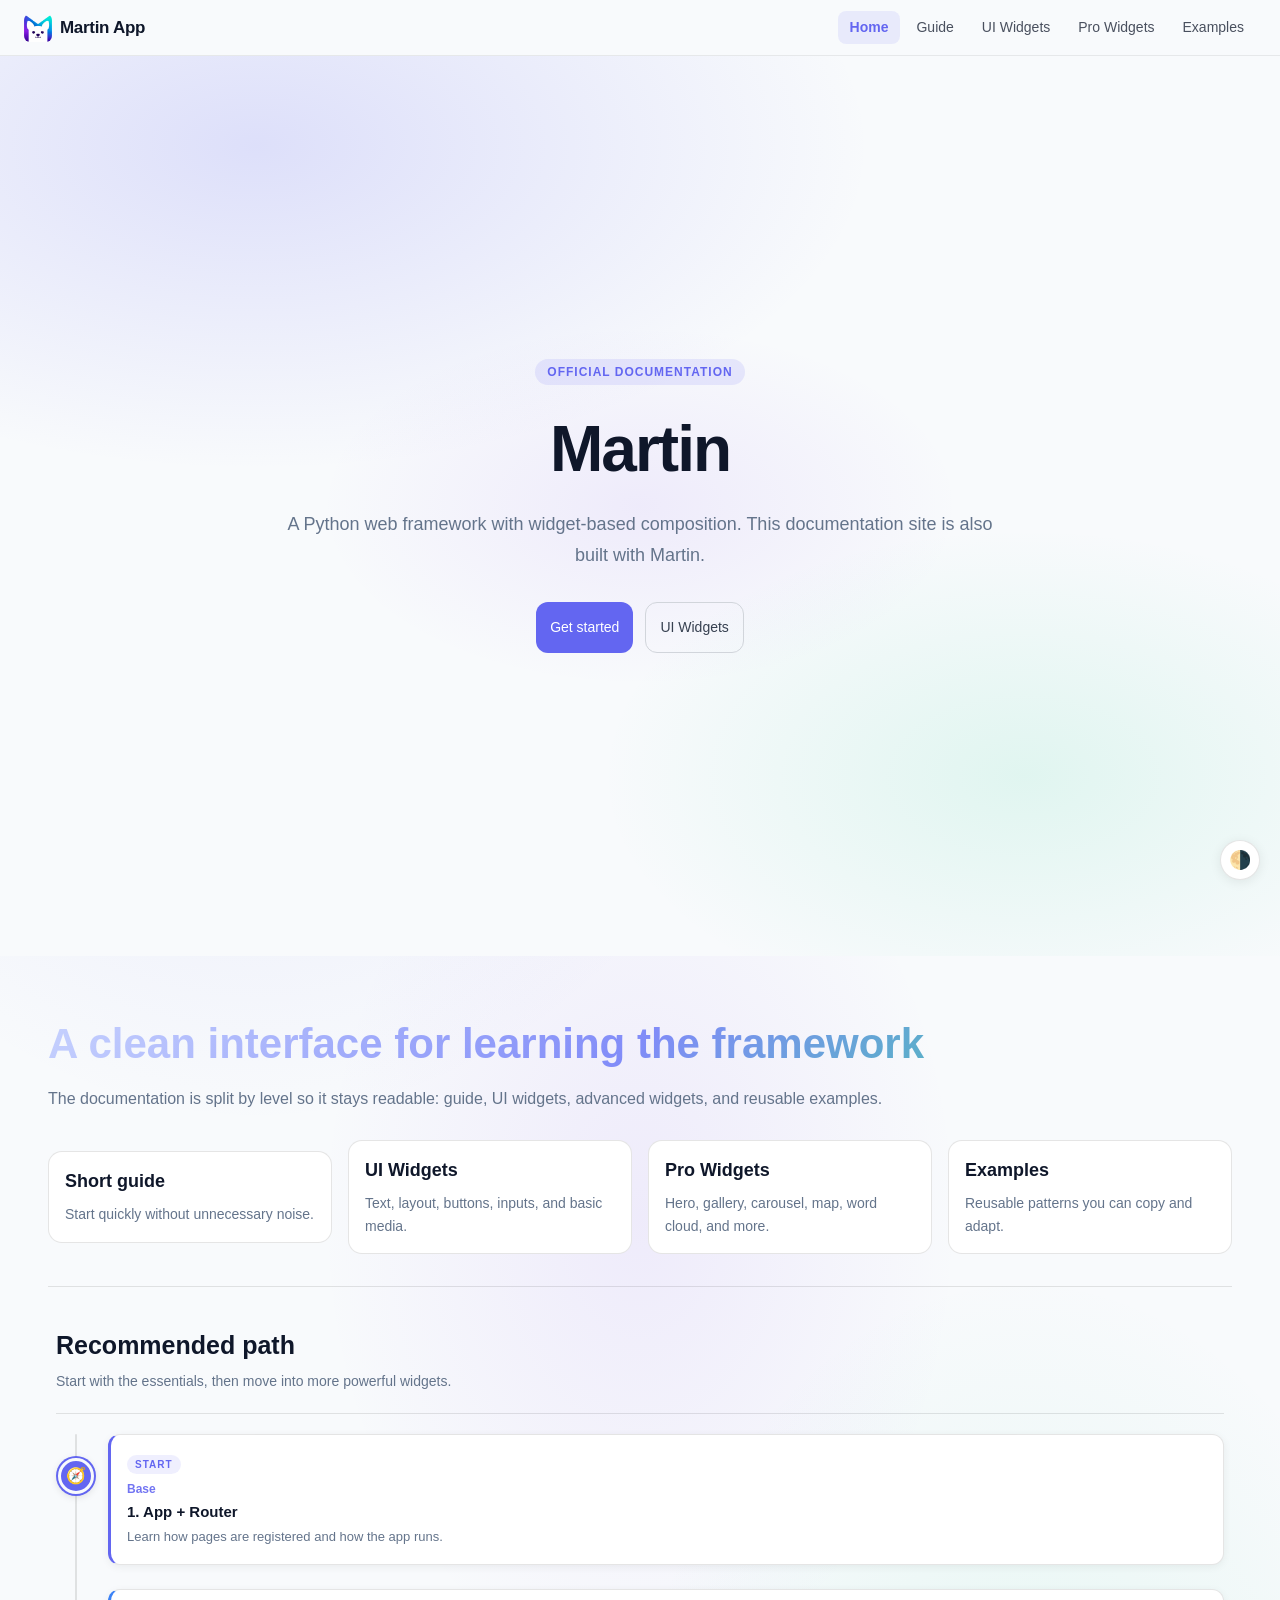
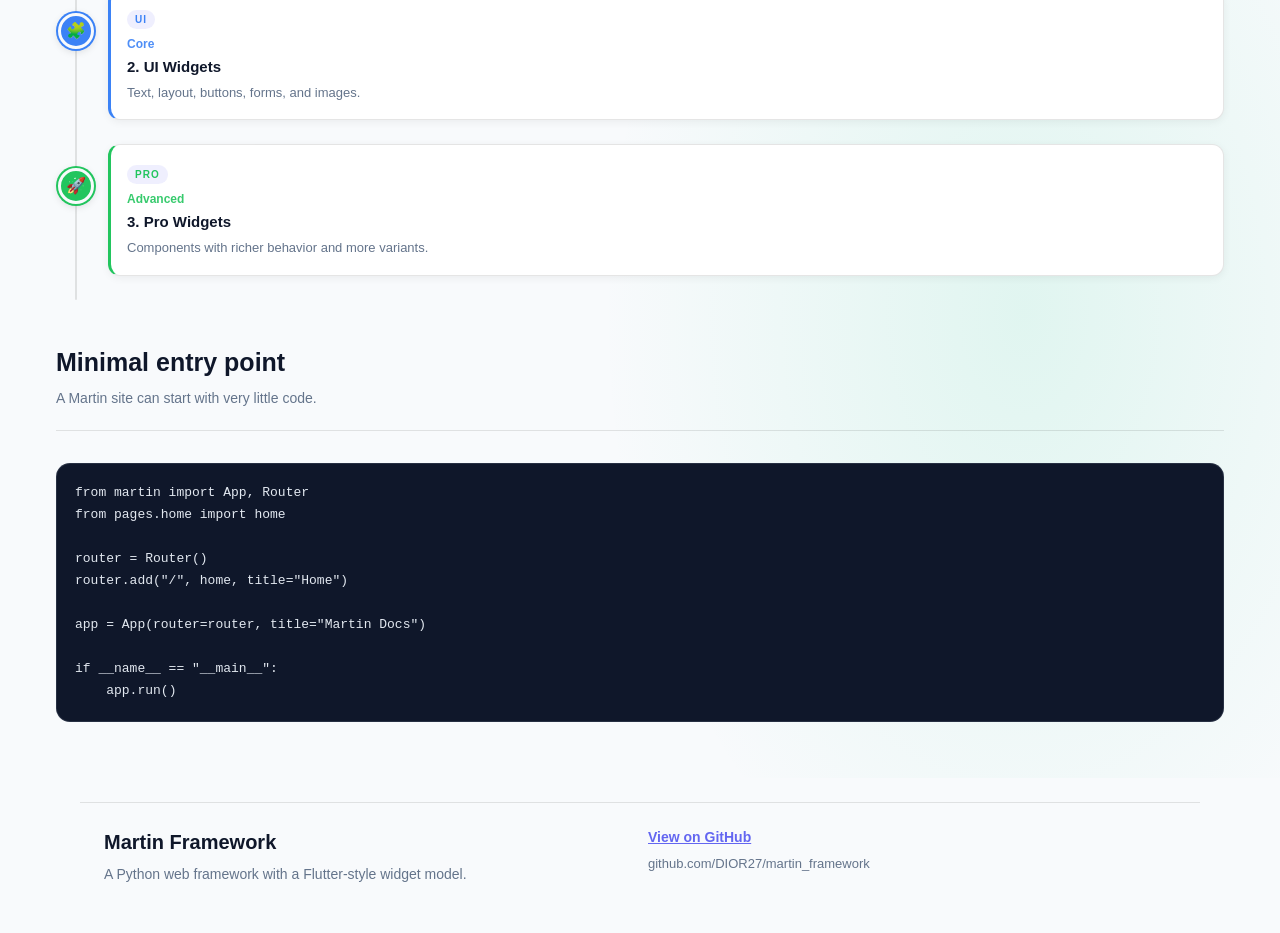
<file: index.html>
<!DOCTYPE html>
<html lang="es" data-theme="auto">
<head>
  <meta charset="UTF-8">
  <meta name="viewport" content="width=device-width, initial-scale=1.0">
  <title>Martin Docs</title>
  <meta name="description" content="Clean documentation for the Martin framework.">
  <meta name="robots" content="index,follow,max-snippet:-1,max-image-preview:large">
  <meta property="og:type" content="website">
  <meta property="og:title" content="Martin Docs">
  <meta property="og:description" content="Clean documentation for the Martin framework.">
  <meta property="og:site_name" content="Martin App">
  <meta property="og:locale" content="es">
  <meta name="twitter:card" content="summary">
  <meta name="twitter:title" content="Martin Docs">
  <meta name="twitter:description" content="Clean documentation for the Martin framework.">
  <link rel="icon" type="image/webp" href="assets-icon.webp.html">
  <meta http-equiv="X-UA-Compatible" content="IE=edge">
  <meta name="theme-color" content="#6366f1">
  
  


  <link rel="stylesheet" href="css/base.css">
  <link rel="stylesheet" href="css/nav.css">
  <link rel="stylesheet" href="css/index.css">
  <script src="js/select.js" defer></script>
  <script src="js/nav.js" defer></script>
</head>
<body>
  
<nav class="martin-nav"><a href="index.html" class="mn-logo"><img src="assets/icon.webp" alt=""><span>Martin App</span></a><div class="mn-links"><a href="index.html" class="active">Home</a><a href="getting-started.html">Guide</a><a href="widgets-ui.html">UI Widgets</a><a href="widgets-pro.html">Pro Widgets</a><a href="examples.html">Examples</a></div><button class="mn-burger" aria-label="Menú"><span></span><span></span><span></span></button><div class="mn-drawer"><a href="index.html" class="active">Home</a><a href="getting-started.html">Guide</a><a href="widgets-ui.html">UI Widgets</a><a href="widgets-pro.html">Pro Widgets</a><a href="examples.html">Examples</a></div></nav>
  
  <div class="m-0"><div class="m-1"><div class="m-2"><div class="m-3"><div class="m-4"><div class="m-5"><span class="m-6">Official documentation</span></div><div class="m-7"><h1 class="m-8">Martin</h1></div><div class="m-9"><p class="m-10">A Python web framework with widget-based composition. This documentation site is also built with Martin.</p></div><div class="m-11"><a href="getting-started.html" class="m-12">Get started</a><a href="widgets-ui.html" class="m-13">UI Widgets</a></div></div></div></div></div><div class="m-14"><div class="m-15"><h1 class="m-16">A clean interface for learning the framework</h1><p class="m-17">The documentation is split by level so it stays readable: guide, UI widgets, advanced widgets, and reusable examples.</p></div><div class="m-18"><div class="m-19"><h3 class="m-20">Short guide</h3><span class="m-21">Start quickly without unnecessary noise.</span></div><div class="m-22"><h3 class="m-23">UI Widgets</h3><span class="m-24">Text, layout, buttons, inputs, and basic media.</span></div><div class="m-25"><h3 class="m-26">Pro Widgets</h3><span class="m-27">Hero, gallery, carousel, map, word cloud, and more.</span></div><div class="m-28"><h3 class="m-29">Examples</h3><span class="m-30">Reusable patterns you can copy and adapt.</span></div></div><div class="m-31"></div><div class="m-32"><div class="m-33"><h2 class="m-34">Recommended path</h2><span class="m-35">Start with the essentials, then move into more powerful widgets.</span></div><div class="m-36"></div><div class="m-37"><div class="m-38"></div><div class="m-39"><div class="m-40">🧭</div><div class="m-41"><span class="m-42">Start</span><br><span class="m-43">Base</span><div class="m-44">1. App + Router</div><div class="m-45">Learn how pages are registered and how the app runs.</div></div></div><div class="m-46"><div class="m-47">🧩</div><div class="m-48"><span class="m-49">UI</span><br><span class="m-50">Core</span><div class="m-51">2. UI Widgets</div><div class="m-52">Text, layout, buttons, forms, and images.</div></div></div><div class="m-53"><div class="m-54">🚀</div><div class="m-55"><span class="m-56">Pro</span><br><span class="m-57">Advanced</span><div class="m-58">3. Pro Widgets</div><div class="m-59">Components with richer behavior and more variants.</div></div></div></div></div><div class="m-60"><div class="m-61"><h2 class="m-62">Minimal entry point</h2><span class="m-63">A Martin site can start with very little code.</span></div><div class="m-64"></div><pre class="m-65"><code>from martin import App, Router
from pages.home import home

router = Router()
router.add("/", home, title="Home")

app = App(router=router, title="Martin Docs")

if __name__ == "__main__":
    app.run()</code></pre></div></div></div>
  <div class="m-66"><div class="m-67"><div class="m-68"><h3 class="m-69">Martin Framework</h3><span class="m-70">A Python web framework with a Flutter-style widget model.</span></div><div class="m-71"><a href="https://github.com/DIOR27/martin_framework" class="m-72">View on GitHub</a><span class="m-73">github.com/DIOR27/martin_framework</span></div></div></div>
  <button id="_martin_theme_btn" onclick="window._martinCycleTheme()" title="Cambiar tema" class="m-74" onmouseover="this.style.borderColor='var(--accent)'" onmouseout="this.style.borderColor=''">&#127763;</button>
  
  <script src="js/index.js"></script>
</body>
</html>
</file>
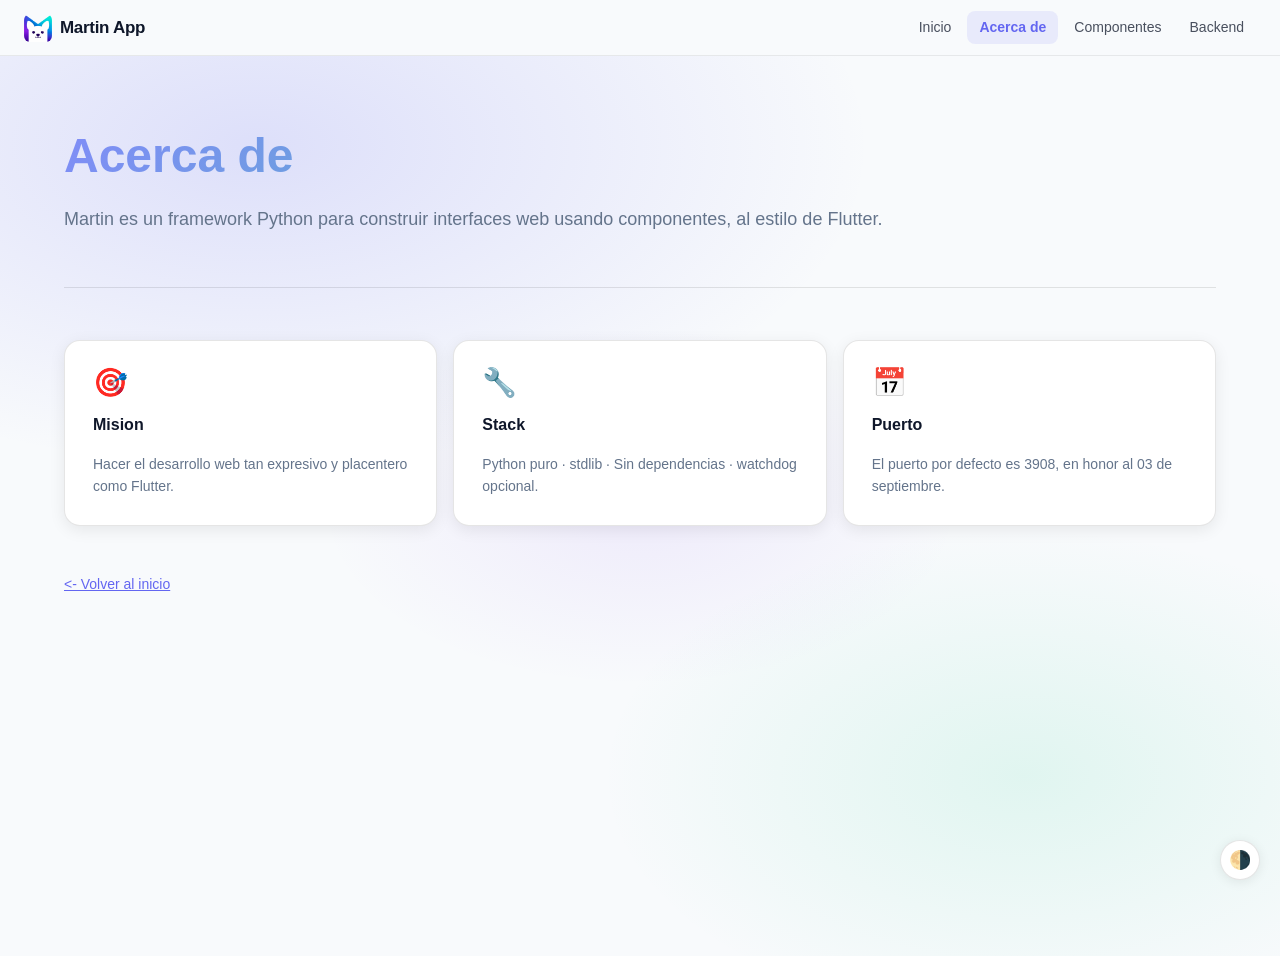
<file: about.html>
<!DOCTYPE html>
<html lang="es" data-theme="auto">
<head>
  <meta charset="UTF-8">
  <meta name="viewport" content="width=device-width, initial-scale=1.0">
  <title>Acerca de</title>
  <meta name="robots" content="index,follow,max-snippet:-1,max-image-preview:large">
  <meta property="og:type" content="website">
  <meta property="og:title" content="Acerca de">
  <meta property="og:site_name" content="Martin App">
  <meta property="og:locale" content="es">
  <meta name="twitter:card" content="summary">
  <meta name="twitter:title" content="Acerca de">
  <link rel="icon" type="image/webp" href="assets-icon.webp.html">
  <meta http-equiv="X-UA-Compatible" content="IE=edge">
  <meta name="theme-color" content="#6366f1">
  
  


  <link rel="stylesheet" href="css/base.css">
  <link rel="stylesheet" href="css/nav.css">
  <link rel="stylesheet" href="css/about.css">
  <script src="js/select.js" defer></script>
  <script src="js/nav.js" defer></script>
</head>
<body>
  
<nav class="martin-nav"><a href="index.html" class="mn-logo"><img src="assets/icon.webp" alt=""><span>Martin App</span></a><div class="mn-links"><a href="index.html">Inicio</a><a href="about.html" class="active">Acerca de</a><a href="components.html">Componentes</a><a href="api-example.html">Backend</a></div><button class="mn-burger" aria-label="Menú"><span></span><span></span><span></span></button><div class="mn-drawer"><a href="index.html">Inicio</a><a href="about.html" class="active">Acerca de</a><a href="components.html">Componentes</a><a href="api-example.html">Backend</a></div></nav>
  
  <div class="m-0"><div class="m-1"><h1 class="m-2">Acerca de</h1><p class="m-3">Martin es un framework Python para construir interfaces web usando componentes, al estilo de Flutter.</p></div><div class="m-4"></div><div class="m-5"><div class="m-6"><span class="m-7" aria-hidden="true">🎯</span><h3 class="m-8">Mision</h3><span class="m-9">Hacer el desarrollo web tan expresivo y placentero como Flutter.</span></div><div class="m-10"><span class="m-11" aria-hidden="true">🔧</span><h3 class="m-12">Stack</h3><span class="m-13">Python puro · stdlib · Sin dependencias · watchdog opcional.</span></div><div class="m-14"><span class="m-15" aria-hidden="true">📅</span><h3 class="m-16">Puerto</h3><span class="m-17">El puerto por defecto es 3908, en honor al 03 de septiembre.</span></div></div><a href="index.html" class="m-18"><- Volver al inicio</a></div>
  
  <button id="_martin_theme_btn" onclick="window._martinCycleTheme()" title="Cambiar tema" class="m-19" onmouseover="this.style.borderColor='var(--accent)'" onmouseout="this.style.borderColor=''">&#127763;</button>
  
  <script src="js/about.js"></script>
</body>
</html>
</file>
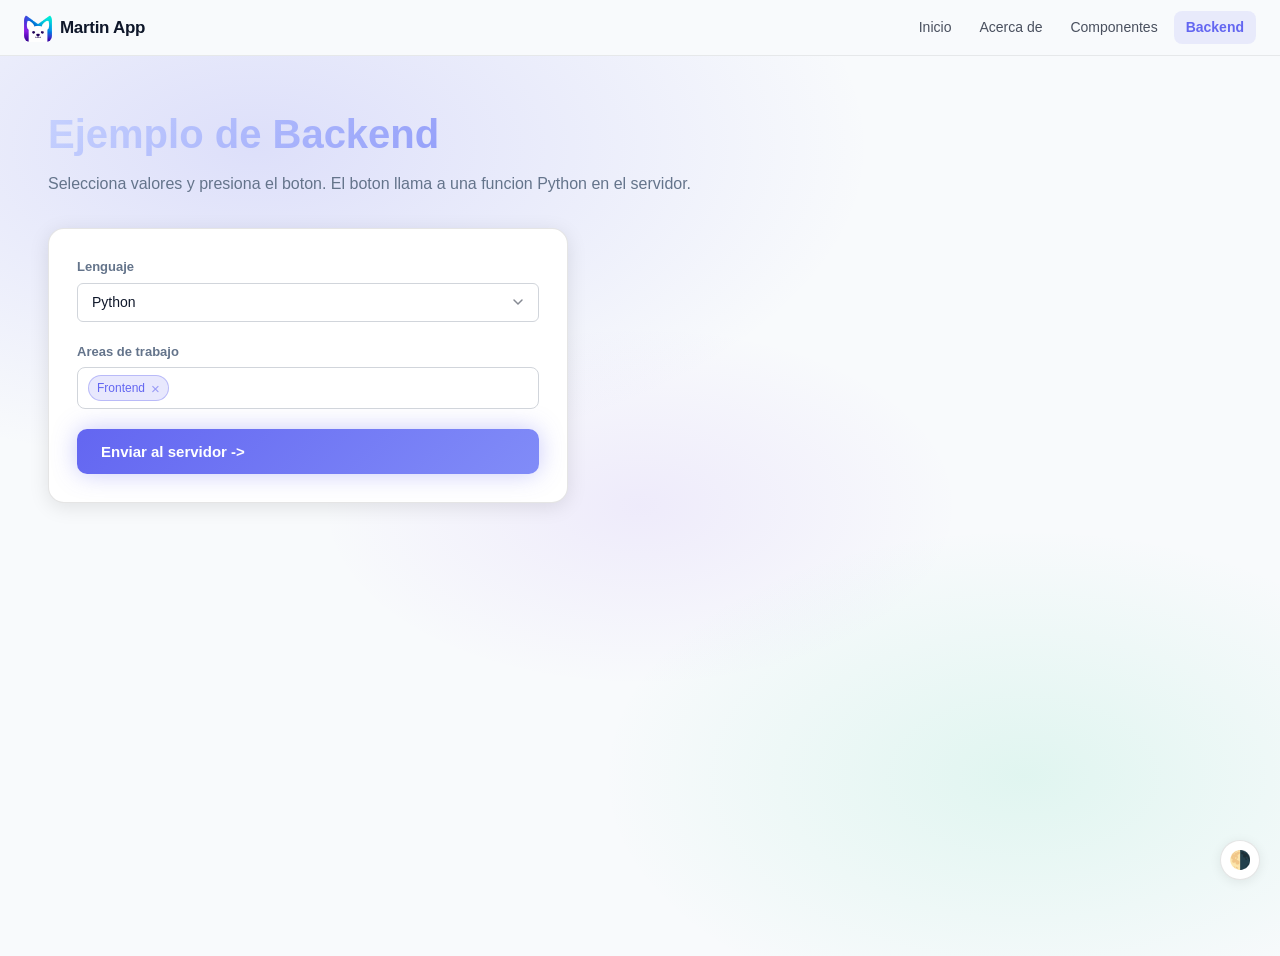
<file: api-example.html>
<!DOCTYPE html>
<html lang="es" data-theme="auto">
<head>
  <meta charset="UTF-8">
  <meta name="viewport" content="width=device-width, initial-scale=1.0">
  <title>Backend</title>
  <meta name="robots" content="index,follow,max-snippet:-1,max-image-preview:large">
  <meta property="og:type" content="website">
  <meta property="og:title" content="Backend">
  <meta property="og:site_name" content="Martin App">
  <meta property="og:locale" content="es">
  <meta name="twitter:card" content="summary">
  <meta name="twitter:title" content="Backend">
  <link rel="icon" type="image/webp" href="assets-icon.webp.html">
  <meta http-equiv="X-UA-Compatible" content="IE=edge">
  <meta name="theme-color" content="#6366f1">
  
  


  <link rel="stylesheet" href="css/base.css">
  <link rel="stylesheet" href="css/nav.css">
  <link rel="stylesheet" href="css/api-example.css">
  <script src="js/select.js" defer></script>
  <script src="js/nav.js" defer></script>
</head>
<body>
  
<nav class="martin-nav"><a href="index.html" class="mn-logo"><img src="assets/icon.webp" alt=""><span>Martin App</span></a><div class="mn-links"><a href="index.html">Inicio</a><a href="about.html">Acerca de</a><a href="components.html">Componentes</a><a href="api-example.html" class="active">Backend</a></div><button class="mn-burger" aria-label="Menú"><span></span><span></span><span></span></button><div class="mn-drawer"><a href="index.html">Inicio</a><a href="about.html">Acerca de</a><a href="components.html">Componentes</a><a href="api-example.html" class="active">Backend</a></div></nav>
  
  <div class="m-0"><div class="m-1"><h1 class="m-2">Ejemplo de Backend</h1><p class="m-3">Selecciona valores y presiona el boton. El boton llama a una funcion Python en el servidor.</p></div><div class="m-4"><div class="m-5"><span class="m-6">Lenguaje</span><style>#lang_select_list .pw-opt{color:var(--text);background:transparent;border-radius:6px;transition:background .12s}#lang_select_list .pw-opt:hover{background:var(--surface-2)}#lang_select_list .pw-opt[data-sel="1"]{background:rgba(99,102,241,0.15);color:var(--accent);font-weight:600}</style><div id="lang_select_wrap" class="m-7">  <input type="hidden" id="lang_select_val" value="py">  <div id="lang_select_btn" onclick="pwSelectToggle('lang_select')"     class="m-8">    <span id="lang_select_label" class="m-9">Python</span>    <svg id="lang_select_arrow" width="12" height="12" viewBox="0 0 12 12"          class="m-10">      <path d="M2 4l4 4 4-4" stroke="currentColor" stroke-width="1.5" fill="none" stroke-linecap="round"/>    </svg>  </div>  <div id="lang_select_drop"     class="m-11">    <div class="m-12">      <input id="lang_select_search" type="text" placeholder="Buscar..."        oninput="pwSelectFilter('lang_select',this.value)"        class="m-13">    </div>    <div id="lang_select_list" class="m-14">      <div class="pw-opt" data-val="py" data-label="Python" onclick="pwSelectPick('lang_select','py','Python')" data-sel="1" class="m-15">Python</div><div class="pw-opt" data-val="js" data-label="JavaScript" onclick="pwSelectPick('lang_select','js','JavaScript')" data-sel="0" class="m-16">JavaScript</div><div class="pw-opt" data-val="rs" data-label="Rust" onclick="pwSelectPick('lang_select','rs','Rust')" data-sel="0" class="m-17">Rust</div><div class="pw-opt" data-val="go" data-label="Go" onclick="pwSelectPick('lang_select','go','Go')" data-sel="0" class="m-18">Go</div><div class="pw-opt" data-val="ts" data-label="TypeScript" onclick="pwSelectPick('lang_select','ts','TypeScript')" data-sel="0" class="m-19">TypeScript</div>    </div>  </div></div></div><div class="m-20"><span class="m-21">Areas de trabajo</span><style>#areas_multi_list .pw-mopt:hover{background:var(--surface-2)}</style><div id="areas_multi_wrap" class="m-22">  <div id="areas_multi_box"    class="m-23">    <div id="areas_multi_tags" class="m-24"></div>    <input id="areas_multi_input" type="text"      class="m-25">  </div>  <div id="areas_multi_hidden"></div>  <div id="areas_multi_drop"    class="m-26">    <div id="areas_multi_list"      class="m-27">      <div class="pw-mopt" data-val="Diseno" data-label="Diseno" class="m-28">Diseno</div><div class="pw-mopt" data-val="Frontend" data-label="Frontend" class="m-29">Frontend</div><div class="pw-mopt" data-val="Backend" data-label="Backend" class="m-30">Backend</div><div class="pw-mopt" data-val="DevOps" data-label="DevOps" class="m-31">DevOps</div><div class="pw-mopt" data-val="Testing" data-label="Testing" class="m-32">Testing</div><div class="pw-mopt" data-val="Mobile" data-label="Mobile" class="m-33">Mobile</div>    </div>    <div class="m-34">      <span id="areas_multi_clear"        class="m-35">        Limpiar todo      </span>    </div>  </div></div></div><button class="m-36" id="send_btn">Enviar al servidor -></button><div id="resultado" data-state="empty" class="m-37"></div><style>#resultado[data-state=empty]{display:none}#resultado[data-state=loading]{  display:block;padding:16px;  border-color:var(--border);background:var(--surface);  color:var(--text-muted);font-size:14px}#resultado[data-state=success]{  display:block;padding:16px;  border-color:rgba(52,211,153,0.3);background:var(--surface)}#resultado[data-state=error]{  display:block;padding:16px;  border-color:rgba(248,113,113,0.3);background:var(--surface)}</style></div></div>
  
  <button id="_martin_theme_btn" onclick="window._martinCycleTheme()" title="Cambiar tema" class="m-38" onmouseover="this.style.borderColor='var(--accent)'" onmouseout="this.style.borderColor=''">&#127763;</button>
  
  <script src="js/api-example.js"></script>
</body>
</html>
</file>
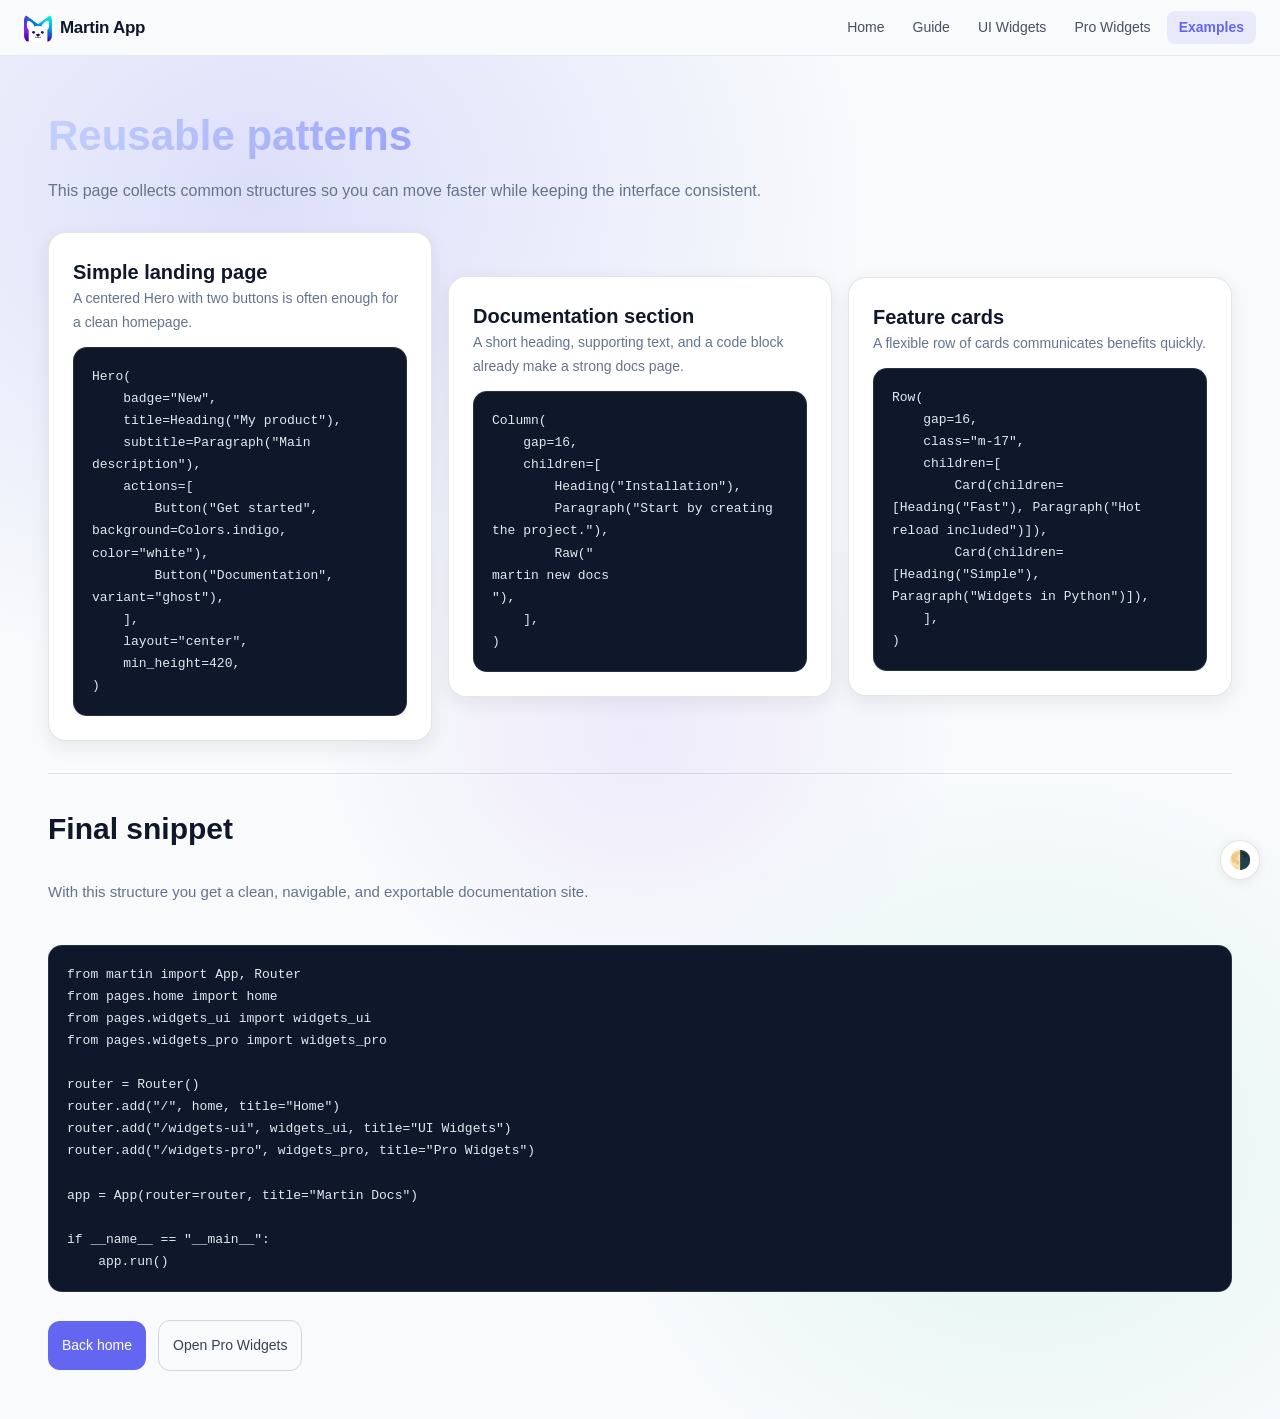
<file: examples.html>
<!DOCTYPE html>
<html lang="es" data-theme="auto">
<head>
  <meta charset="UTF-8">
  <meta name="viewport" content="width=device-width, initial-scale=1.0">
  <title>Examples | Martin Docs</title>
  <meta name="description" content="Reusable documentation patterns for Martin.">
  <meta name="robots" content="index,follow,max-snippet:-1,max-image-preview:large">
  <meta property="og:type" content="website">
  <meta property="og:title" content="Examples | Martin Docs">
  <meta property="og:description" content="Reusable documentation patterns for Martin.">
  <meta property="og:site_name" content="Martin App">
  <meta property="og:locale" content="es">
  <meta name="twitter:card" content="summary">
  <meta name="twitter:title" content="Examples | Martin Docs">
  <meta name="twitter:description" content="Reusable documentation patterns for Martin.">
  <link rel="icon" type="image/webp" href="assets-icon.webp.html">
  <meta http-equiv="X-UA-Compatible" content="IE=edge">
  <meta name="theme-color" content="#6366f1">
  
  


  <link rel="stylesheet" href="css/base.css">
  <link rel="stylesheet" href="css/nav.css">
  <link rel="stylesheet" href="css/examples.css">
  <script src="js/select.js" defer></script>
  <script src="js/nav.js" defer></script>
</head>
<body>
  
<nav class="martin-nav"><a href="index.html" class="mn-logo"><img src="assets/icon.webp" alt=""><span>Martin App</span></a><div class="mn-links"><a href="index.html">Home</a><a href="getting-started.html">Guide</a><a href="widgets-ui.html">UI Widgets</a><a href="widgets-pro.html">Pro Widgets</a><a href="examples.html" class="active">Examples</a></div><button class="mn-burger" aria-label="Menú"><span></span><span></span><span></span></button><div class="mn-drawer"><a href="index.html">Home</a><a href="getting-started.html">Guide</a><a href="widgets-ui.html">UI Widgets</a><a href="widgets-pro.html">Pro Widgets</a><a href="examples.html" class="active">Examples</a></div></nav>
  
  <div class="m-0"><div class="m-1"><h1 class="m-2">Reusable patterns</h1><p class="m-3">This page collects common structures so you can move faster while keeping the interface consistent.</p></div><div class="m-4"><div class="m-5"><h3 class="m-6">Simple landing page</h3><p class="m-7">A centered Hero with two buttons is often enough for a clean homepage.</p><pre class="m-8"><code>Hero(
    badge="New",
    title=Heading("My product"),
    subtitle=Paragraph("Main description"),
    actions=[
        Button("Get started", background=Colors.indigo, color="white"),
        Button("Documentation", variant="ghost"),
    ],
    layout="center",
    min_height=420,
)</code></pre></div><div class="m-9"><h3 class="m-10">Documentation section</h3><p class="m-11">A short heading, supporting text, and a code block already make a strong docs page.</p><pre class="m-12"><code>Column(
    gap=16,
    children=[
        Heading("Installation"),
        Paragraph("Start by creating the project."),
        Raw("<pre>martin new docs</pre>"),
    ],
)</code></pre></div><div class="m-13"><h3 class="m-14">Feature cards</h3><p class="m-15">A flexible row of cards communicates benefits quickly.</p><pre class="m-16"><code>Row(
    gap=16,
    class="m-17",
    children=[
        Card(children=[Heading("Fast"), Paragraph("Hot reload included")]),
        Card(children=[Heading("Simple"), Paragraph("Widgets in Python")]),
    ],
)</code></pre></div></div><div class="m-18"></div><h2 class="m-19">Final snippet</h2><p class="m-20">With this structure you get a clean, navigable, and exportable documentation site.</p><pre class="m-21"><code>from martin import App, Router
from pages.home import home
from pages.widgets_ui import widgets_ui
from pages.widgets_pro import widgets_pro

router = Router()
router.add("/", home, title="Home")
router.add("/widgets-ui", widgets_ui, title="UI Widgets")
router.add("/widgets-pro", widgets_pro, title="Pro Widgets")

app = App(router=router, title="Martin Docs")

if __name__ == "__main__":
    app.run()</code></pre><div class="m-22"><a href="index.html" class="m-23">Back home</a><a href="widgets-pro.html" class="m-24">Open Pro Widgets</a></div></div>
  
  <button id="_martin_theme_btn" onclick="window._martinCycleTheme()" title="Cambiar tema" class="m-25" onmouseover="this.style.borderColor='var(--accent)'" onmouseout="this.style.borderColor=''">&#127763;</button>
  
  <script src="js/examples.js"></script>
</body>
</html>
</file>
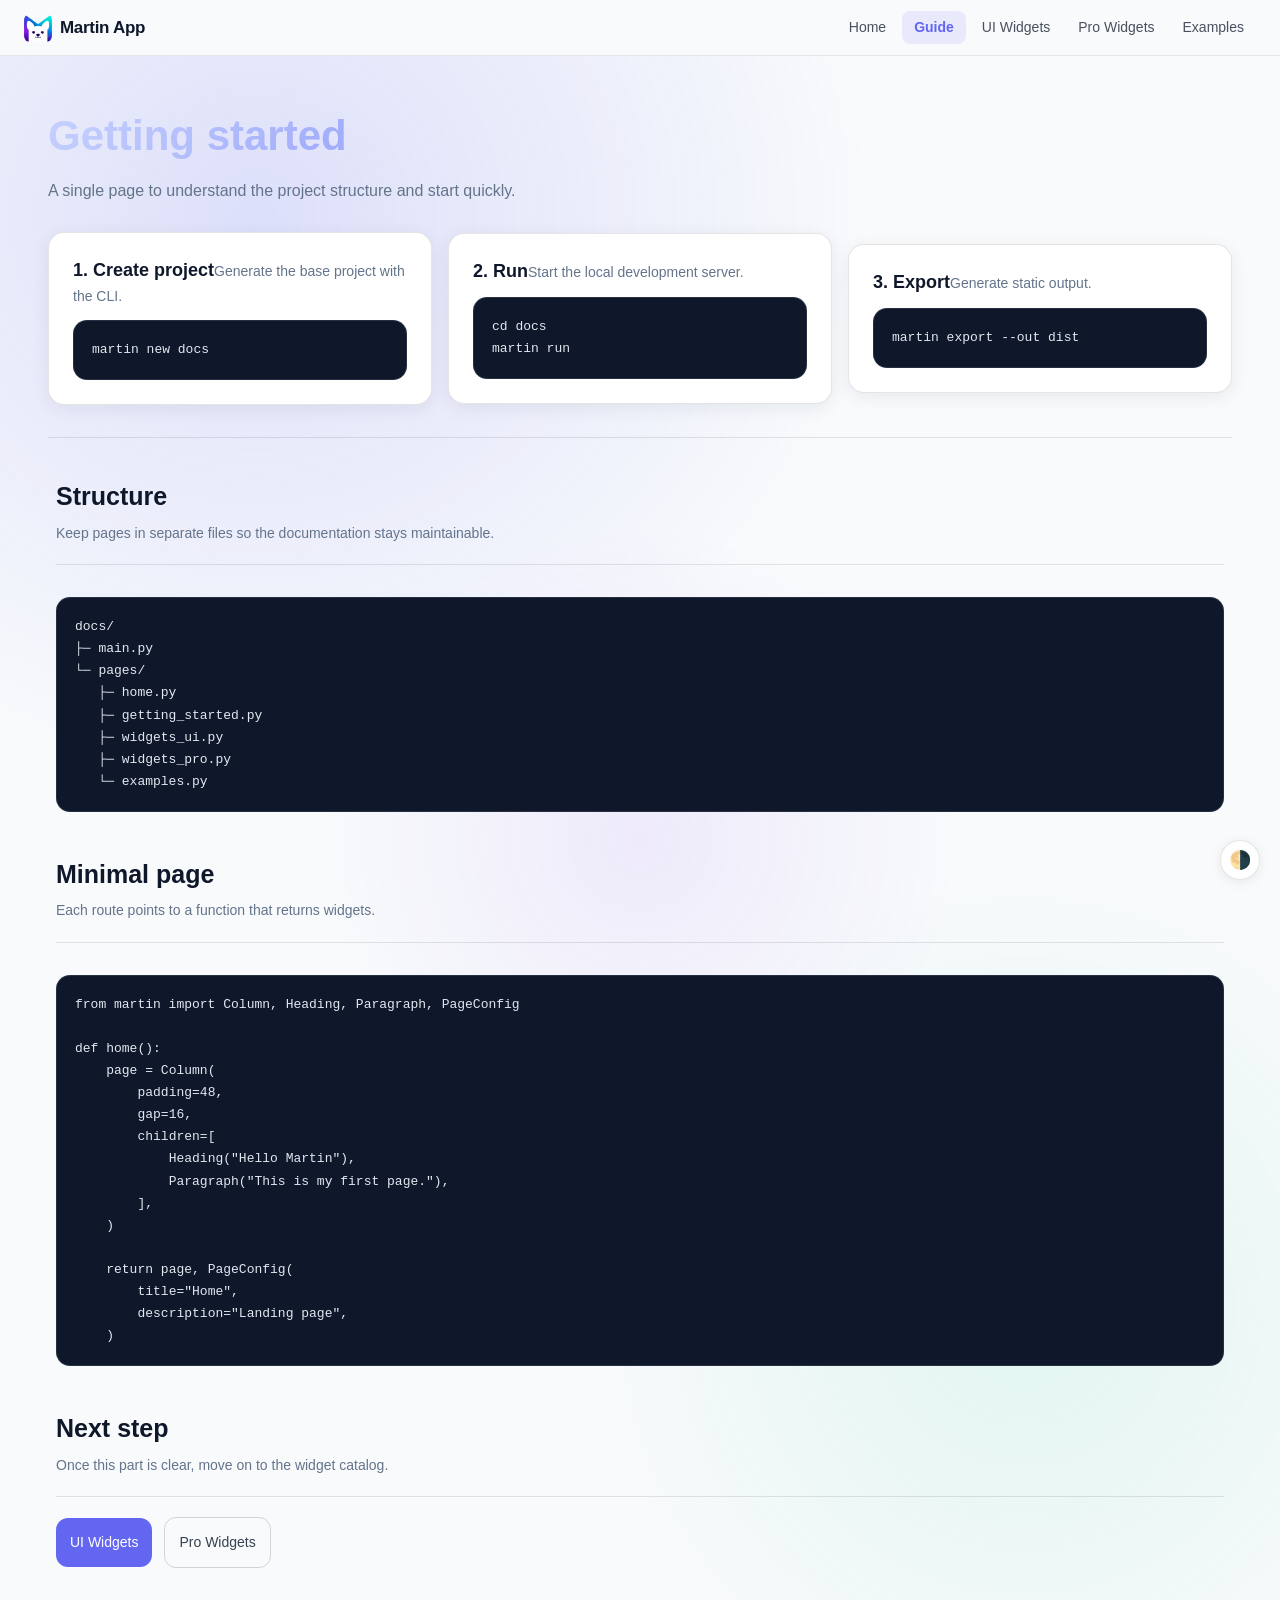
<file: getting-started.html>
<!DOCTYPE html>
<html lang="es" data-theme="auto">
<head>
  <meta charset="UTF-8">
  <meta name="viewport" content="width=device-width, initial-scale=1.0">
  <title>Getting Started | Martin Docs</title>
  <meta name="description" content="First steps with Martin.">
  <meta name="robots" content="index,follow,max-snippet:-1,max-image-preview:large">
  <meta property="og:type" content="website">
  <meta property="og:title" content="Getting Started | Martin Docs">
  <meta property="og:description" content="First steps with Martin.">
  <meta property="og:site_name" content="Martin App">
  <meta property="og:locale" content="es">
  <meta name="twitter:card" content="summary">
  <meta name="twitter:title" content="Getting Started | Martin Docs">
  <meta name="twitter:description" content="First steps with Martin.">
  <link rel="icon" type="image/webp" href="assets-icon.webp.html">
  <meta http-equiv="X-UA-Compatible" content="IE=edge">
  <meta name="theme-color" content="#6366f1">
  
  


  <link rel="stylesheet" href="css/base.css">
  <link rel="stylesheet" href="css/nav.css">
  <link rel="stylesheet" href="css/getting-started.css">
  <script src="js/select.js" defer></script>
  <script src="js/nav.js" defer></script>
</head>
<body>
  
<nav class="martin-nav"><a href="index.html" class="mn-logo"><img src="assets/icon.webp" alt=""><span>Martin App</span></a><div class="mn-links"><a href="index.html">Home</a><a href="getting-started.html" class="active">Guide</a><a href="widgets-ui.html">UI Widgets</a><a href="widgets-pro.html">Pro Widgets</a><a href="examples.html">Examples</a></div><button class="mn-burger" aria-label="Menú"><span></span><span></span><span></span></button><div class="mn-drawer"><a href="index.html">Home</a><a href="getting-started.html" class="active">Guide</a><a href="widgets-ui.html">UI Widgets</a><a href="widgets-pro.html">Pro Widgets</a><a href="examples.html">Examples</a></div></nav>
  
  <div class="m-0"><div class="m-1"><h1 class="m-2">Getting started</h1><p class="m-3">A single page to understand the project structure and start quickly.</p></div><div class="m-4"><div class="m-5"><span class="m-6">1. Create project</span><span class="m-7">Generate the base project with the CLI.</span><pre class="m-8"><code>martin new docs</code></pre></div><div class="m-9"><span class="m-10">2. Run</span><span class="m-11">Start the local development server.</span><pre class="m-12"><code>cd docs
martin run</code></pre></div><div class="m-13"><span class="m-14">3. Export</span><span class="m-15">Generate static output.</span><pre class="m-16"><code>martin export --out dist</code></pre></div></div><div class="m-17"></div><div class="m-18"><div class="m-19"><h2 class="m-20">Structure</h2><span class="m-21">Keep pages in separate files so the documentation stays maintainable.</span></div><div class="m-22"></div><pre class="m-23"><code>docs/
├─ main.py
└─ pages/
   ├─ home.py
   ├─ getting_started.py
   ├─ widgets_ui.py
   ├─ widgets_pro.py
   └─ examples.py</code></pre></div><div class="m-24"><div class="m-25"><h2 class="m-26">Minimal page</h2><span class="m-27">Each route points to a function that returns widgets.</span></div><div class="m-28"></div><pre class="m-29"><code>from martin import Column, Heading, Paragraph, PageConfig

def home():
    page = Column(
        padding=48,
        gap=16,
        children=[
            Heading("Hello Martin"),
            Paragraph("This is my first page."),
        ],
    )

    return page, PageConfig(
        title="Home",
        description="Landing page",
    )</code></pre></div><div class="m-30"><div class="m-31"><h2 class="m-32">Next step</h2><span class="m-33">Once this part is clear, move on to the widget catalog.</span></div><div class="m-34"></div><div class="m-35"><a href="widgets-ui.html" class="m-36">UI Widgets</a><a href="widgets-pro.html" class="m-37">Pro Widgets</a></div></div></div>
  
  <button id="_martin_theme_btn" onclick="window._martinCycleTheme()" title="Cambiar tema" class="m-38" onmouseover="this.style.borderColor='var(--accent)'" onmouseout="this.style.borderColor=''">&#127763;</button>
  
  <script src="js/getting-started.js"></script>
</body>
</html>
</file>
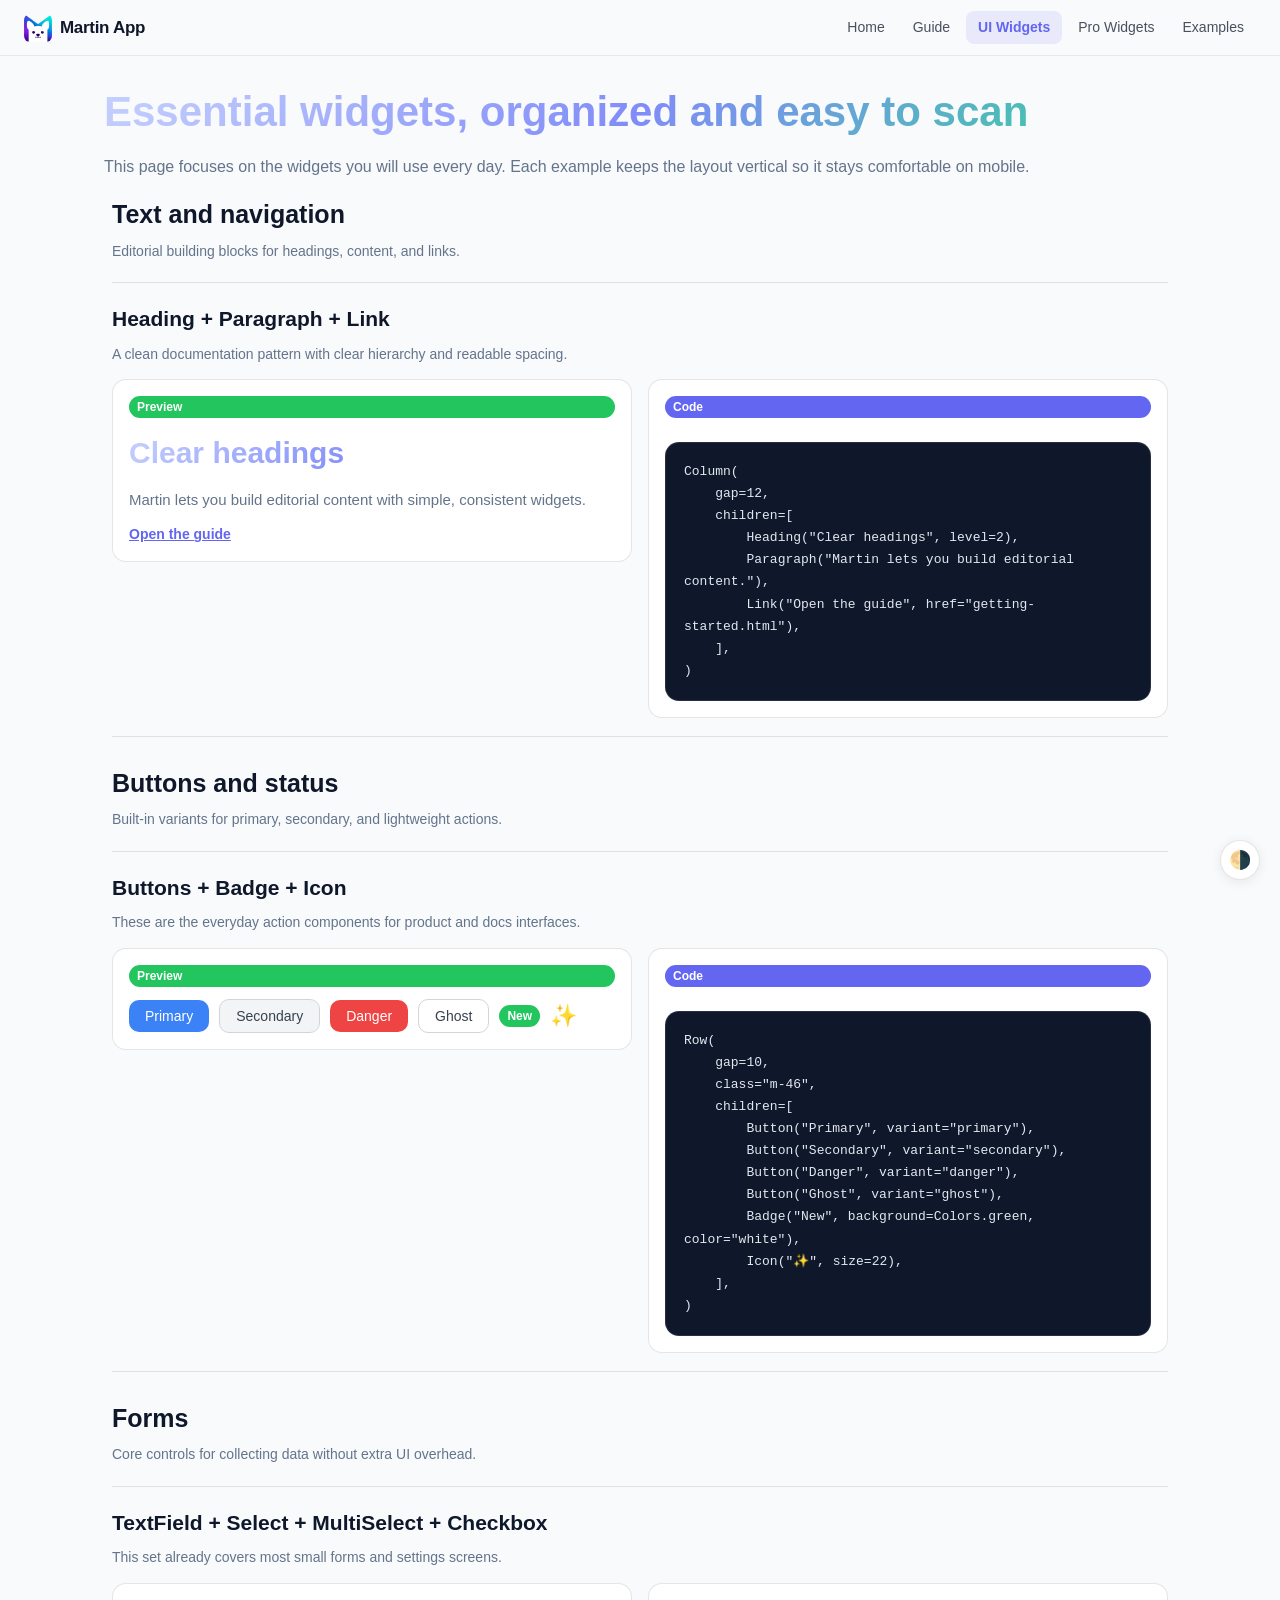
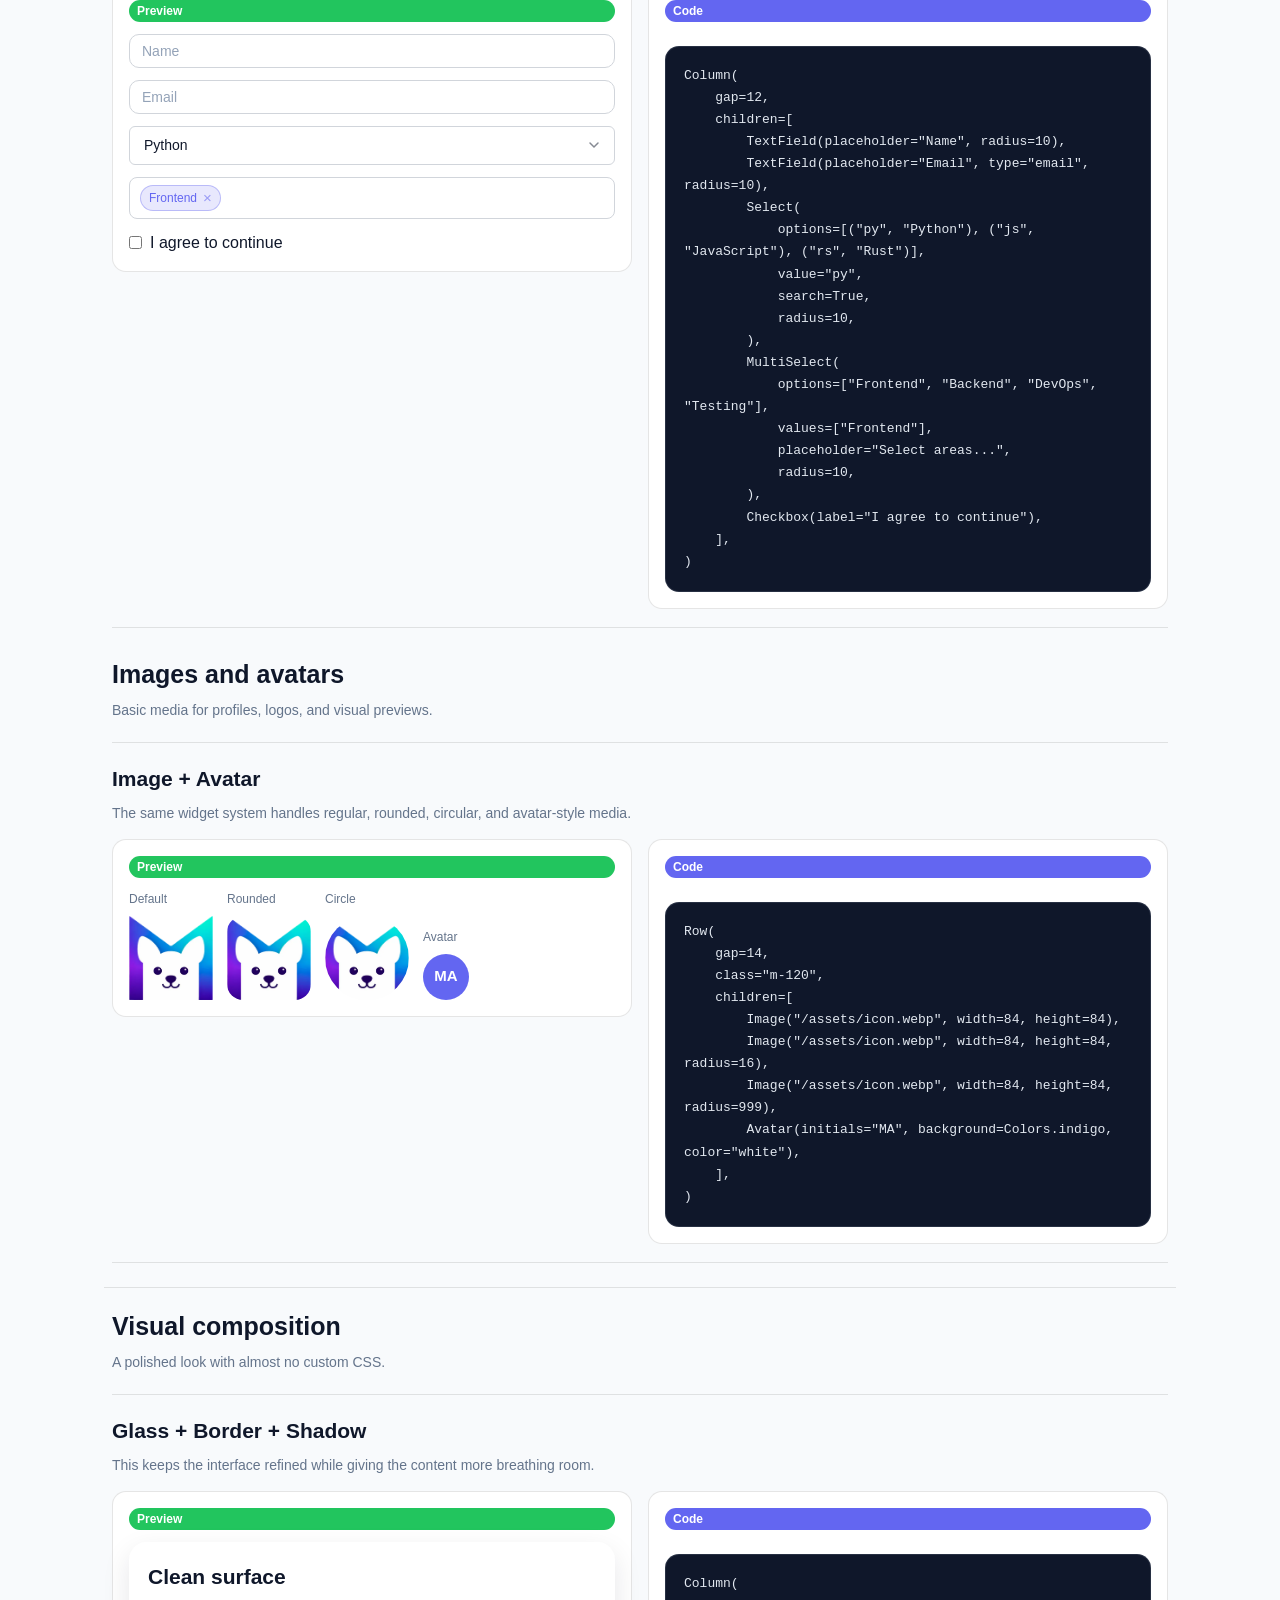
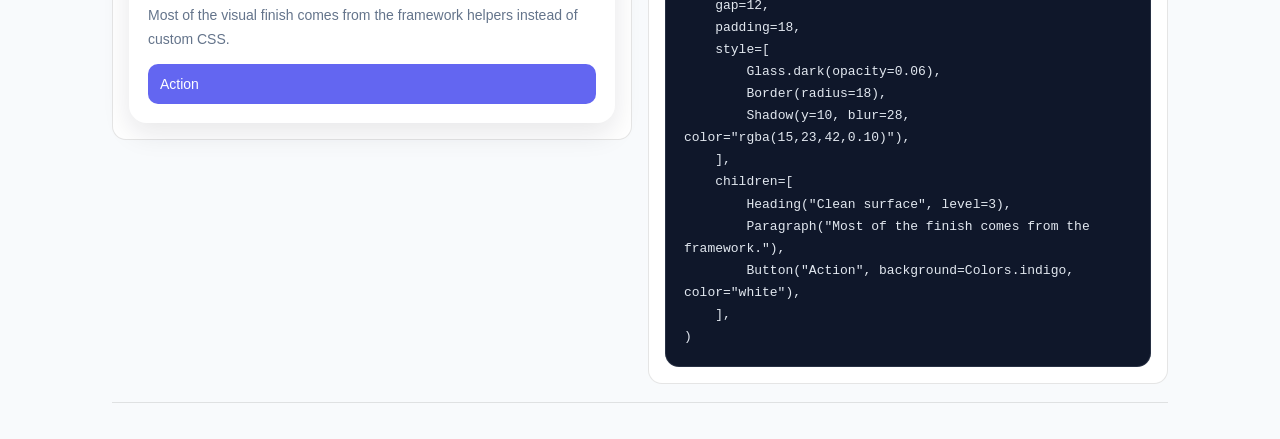
<file: widgets-ui.html>
<!DOCTYPE html>
<html lang="es" data-theme="auto">
<head>
  <meta charset="UTF-8">
  <meta name="viewport" content="width=device-width, initial-scale=1.0">
  <title>UI Widgets | Martin Docs</title>
  <meta name="description" content="A clean catalog of Martin's core UI widgets.">
  <meta name="robots" content="index,follow,max-snippet:-1,max-image-preview:large">
  <meta property="og:type" content="website">
  <meta property="og:title" content="UI Widgets | Martin Docs">
  <meta property="og:description" content="A clean catalog of Martin's core UI widgets.">
  <meta property="og:site_name" content="Martin App">
  <meta property="og:locale" content="es">
  <meta name="twitter:card" content="summary">
  <meta name="twitter:title" content="UI Widgets | Martin Docs">
  <meta name="twitter:description" content="A clean catalog of Martin's core UI widgets.">
  <link rel="icon" type="image/webp" href="assets-icon.webp.html">
  <meta http-equiv="X-UA-Compatible" content="IE=edge">
  <meta name="theme-color" content="#6366f1">
  
  


  <link rel="stylesheet" href="css/base.css">
  <link rel="stylesheet" href="css/nav.css">
  <link rel="stylesheet" href="css/widgets-ui.css">
  <script src="js/select.js" defer></script>
  <script src="js/nav.js" defer></script>
</head>
<body>
  
<nav class="martin-nav"><a href="index.html" class="mn-logo"><img src="assets/icon.webp" alt=""><span>Martin App</span></a><div class="mn-links"><a href="index.html">Home</a><a href="getting-started.html">Guide</a><a href="widgets-ui.html" class="active">UI Widgets</a><a href="widgets-pro.html">Pro Widgets</a><a href="examples.html">Examples</a></div><button class="mn-burger" aria-label="Menú"><span></span><span></span><span></span></button><div class="mn-drawer"><a href="index.html">Home</a><a href="getting-started.html">Guide</a><a href="widgets-ui.html" class="active">UI Widgets</a><a href="widgets-pro.html">Pro Widgets</a><a href="examples.html">Examples</a></div></nav>
  
  <div class="m-0"><div class="m-1"><h1 class="m-2">Essential widgets, organized and easy to scan</h1><p class="m-3">This page focuses on the widgets you will use every day. Each example keeps the layout vertical so it stays comfortable on mobile.</p></div><div class="m-4"><div class="m-5"><h2 class="m-6">Text and navigation</h2><span class="m-7">Editorial building blocks for headings, content, and links.</span></div><div class="m-8"></div><div class="m-9"><div class="m-10"><h3 class="m-11">Heading + Paragraph + Link</h3><p class="m-12">A clean documentation pattern with clear hierarchy and readable spacing.</p></div><div class="m-13"><div class="m-14"><span class="m-15">Preview</span><div class="m-16"><h2 class="m-17">Clear headings</h2><p class="m-18">Martin lets you build editorial content with simple, consistent widgets.</p><a href="getting-started.html" class="m-19">Open the guide</a></div></div><div class="m-20"><span class="m-21">Code</span><pre class="m-22"><code>Column(
    gap=12,
    children=[
        Heading("Clear headings", level=2),
        Paragraph("Martin lets you build editorial content."),
        Link("Open the guide", href="getting-started.html"),
    ],
)</code></pre></div></div><div class="m-23"></div></div></div><div class="m-24"><div class="m-25"><h2 class="m-26">Buttons and status</h2><span class="m-27">Built-in variants for primary, secondary, and lightweight actions.</span></div><div class="m-28"></div><div class="m-29"><div class="m-30"><h3 class="m-31">Buttons + Badge + Icon</h3><p class="m-32">These are the everyday action components for product and docs interfaces.</p></div><div class="m-33"><div class="m-34"><span class="m-35">Preview</span><div class="m-36"><button class="m-37">Primary</button><button class="m-38">Secondary</button><button class="m-39">Danger</button><button class="m-40">Ghost</button><span class="m-41">New</span><span class="m-42" aria-hidden="true">✨</span></div></div><div class="m-43"><span class="m-44">Code</span><pre class="m-45"><code>Row(
    gap=10,
    class="m-46",
    children=[
        Button("Primary", variant="primary"),
        Button("Secondary", variant="secondary"),
        Button("Danger", variant="danger"),
        Button("Ghost", variant="ghost"),
        Badge("New", background=Colors.green, color="white"),
        Icon("✨", size=22),
    ],
)</code></pre></div></div><div class="m-47"></div></div></div><div class="m-48"><div class="m-49"><h2 class="m-50">Forms</h2><span class="m-51">Core controls for collecting data without extra UI overhead.</span></div><div class="m-52"></div><div class="m-53"><div class="m-54"><h3 class="m-55">TextField + Select + MultiSelect + Checkbox</h3><p class="m-56">This set already covers most small forms and settings screens.</p></div><div class="m-57"><div class="m-58"><span class="m-59">Preview</span><div class="m-60"><div class="m-61"><input type="text" placeholder="Name" class="m-62"><input type="email" placeholder="Email" class="m-63"></div><style>#pw_select_1_list .pw-opt{color:var(--text);background:transparent;border-radius:6px;transition:background .12s}#pw_select_1_list .pw-opt:hover{background:var(--surface-2)}#pw_select_1_list .pw-opt[data-sel="1"]{background:rgba(99,102,241,0.15);color:var(--accent);font-weight:600}</style><div id="pw_select_1_wrap" class="m-64">  <input type="hidden" id="pw_select_1_val" value="py">  <div id="pw_select_1_btn" onclick="pwSelectToggle('pw_select_1')"     class="m-65">    <span id="pw_select_1_label" class="m-66">Python</span>    <svg id="pw_select_1_arrow" width="12" height="12" viewBox="0 0 12 12"          class="m-67">      <path d="M2 4l4 4 4-4" stroke="currentColor" stroke-width="1.5" fill="none" stroke-linecap="round"/>    </svg>  </div>  <div id="pw_select_1_drop"     class="m-68">    <div class="m-69">      <input id="pw_select_1_search" type="text" placeholder="Buscar..."        oninput="pwSelectFilter('pw_select_1',this.value)"        class="m-70">    </div>    <div id="pw_select_1_list" class="m-71">      <div class="pw-opt" data-val="py" data-label="Python" onclick="pwSelectPick('pw_select_1','py','Python')" data-sel="1" class="m-72">Python</div><div class="pw-opt" data-val="js" data-label="JavaScript" onclick="pwSelectPick('pw_select_1','js','JavaScript')" data-sel="0" class="m-73">JavaScript</div><div class="pw-opt" data-val="rs" data-label="Rust" onclick="pwSelectPick('pw_select_1','rs','Rust')" data-sel="0" class="m-74">Rust</div>    </div>  </div></div><style>#pw_multi_1_list .pw-mopt:hover{background:var(--surface-2)}</style><div id="pw_multi_1_wrap" class="m-75">  <div id="pw_multi_1_box"    class="m-76">    <div id="pw_multi_1_tags" class="m-77"></div>    <input id="pw_multi_1_input" type="text"      class="m-78">  </div>  <div id="pw_multi_1_hidden"></div>  <div id="pw_multi_1_drop"    class="m-79">    <div id="pw_multi_1_list"      class="m-80">      <div class="pw-mopt" data-val="Frontend" data-label="Frontend" class="m-81">Frontend</div><div class="pw-mopt" data-val="Backend" data-label="Backend" class="m-82">Backend</div><div class="pw-mopt" data-val="DevOps" data-label="DevOps" class="m-83">DevOps</div><div class="pw-mopt" data-val="Testing" data-label="Testing" class="m-84">Testing</div>    </div>    <div class="m-85">      <span id="pw_multi_1_clear"        class="m-86">        Limpiar todo      </span>    </div>  </div></div><label class="m-87"><input type="checkbox"><span>I agree to continue</span></label></div></div><div class="m-88"><span class="m-89">Code</span><pre class="m-90"><code>Column(
    gap=12,
    children=[
        TextField(placeholder="Name", radius=10),
        TextField(placeholder="Email", type="email", radius=10),
        Select(
            options=[("py", "Python"), ("js", "JavaScript"), ("rs", "Rust")],
            value="py",
            search=True,
            radius=10,
        ),
        MultiSelect(
            options=["Frontend", "Backend", "DevOps", "Testing"],
            values=["Frontend"],
            placeholder="Select areas...",
            radius=10,
        ),
        Checkbox(label="I agree to continue"),
    ],
)</code></pre></div></div><div class="m-91"></div></div></div><div class="m-92"><div class="m-93"><h2 class="m-94">Images and avatars</h2><span class="m-95">Basic media for profiles, logos, and visual previews.</span></div><div class="m-96"></div><div class="m-97"><div class="m-98"><h3 class="m-99">Image + Avatar</h3><p class="m-100">The same widget system handles regular, rounded, circular, and avatar-style media.</p></div><div class="m-101"><div class="m-102"><span class="m-103">Preview</span><div class="m-104"><div class="m-105"><span class="m-106">Default</span><img src="assets/icon.webp" alt="" class="m-107"></div><div class="m-108"><span class="m-109">Rounded</span><img src="assets/icon.webp" alt="" class="m-110"></div><div class="m-111"><span class="m-112">Circle</span><img src="assets/icon.webp" alt="" class="m-113"></div><div class="m-114"><span class="m-115">Avatar</span><div class="m-116">MA</div></div></div></div><div class="m-117"><span class="m-118">Code</span><pre class="m-119"><code>Row(
    gap=14,
    class="m-120",
    children=[
        Image("/assets/icon.webp", width=84, height=84),
        Image("/assets/icon.webp", width=84, height=84, radius=16),
        Image("/assets/icon.webp", width=84, height=84, radius=999),
        Avatar(initials="MA", background=Colors.indigo, color="white"),
    ],
)</code></pre></div></div><div class="m-121"></div></div></div><div class="m-122"></div><div class="m-123"><div class="m-124"><h2 class="m-125">Visual composition</h2><span class="m-126">A polished look with almost no custom CSS.</span></div><div class="m-127"></div><div class="m-128"><div class="m-129"><h3 class="m-130">Glass + Border + Shadow</h3><p class="m-131">This keeps the interface refined while giving the content more breathing room.</p></div><div class="m-132"><div class="m-133"><span class="m-134">Preview</span><div class="m-135"><h3 class="m-136">Clean surface</h3><p class="m-137">Most of the visual finish comes from the framework helpers instead of custom CSS.</p><button class="m-138">Action</button></div></div><div class="m-139"><span class="m-140">Code</span><pre class="m-141"><code>Column(
    gap=12,
    padding=18,
    style=[
        Glass.dark(opacity=0.06),
        Border(radius=18),
        Shadow(y=10, blur=28, color="rgba(15,23,42,0.10)"),
    ],
    children=[
        Heading("Clean surface", level=3),
        Paragraph("Most of the finish comes from the framework."),
        Button("Action", background=Colors.indigo, color="white"),
    ],
)</code></pre></div></div><div class="m-142"></div></div></div></div>
  
  <button id="_martin_theme_btn" onclick="window._martinCycleTheme()" title="Cambiar tema" class="m-143" onmouseover="this.style.borderColor='var(--accent)'" onmouseout="this.style.borderColor=''">&#127763;</button>
  
  <script src="js/widgets-ui.js"></script>
</body>
</html>
</file>
<file: css/base.css>
/* Martin — base.css */
*, *::before, *::after { box-sizing: border-box; margin: 0; padding: 0; }
html, body {
  font-family: -apple-system, BlinkMacSystemFont, 'Segoe UI', sans-serif;
  line-height: 1.5; min-height: 100vh;
  background: var(--bg); color: var(--text);
}
img { display: block; max-width: 100%; }
a   { color: inherit; }
@keyframes pulse  { 0%,100%{opacity:1;transform:scale(1)} 50%{opacity:.5;transform:scale(.8)} }
@keyframes fadeUp { from{opacity:0;transform:translateY(20px)} to{opacity:1;transform:translateY(0)} }
@keyframes float  { 0%,100%{transform:translate(0,0) scale(1)} 33%{transform:translate(30px,-20px) scale(1.05)} 66%{transform:translate(-20px,15px) scale(.97)} }
::-webkit-scrollbar { width:6px }
::-webkit-scrollbar-track { background:transparent }
::-webkit-scrollbar-thumb { background:rgba(129,140,248,.3); border-radius:3px }

/* Temas */
[data-theme="light"], .theme-light {
  --bg:#f8fafc; --bg-secondary:#f1f5f9; --surface:#ffffff; --surface-2:#f3f4f6;
  --border:rgba(0,0,0,0.10); --border-input:#d1d5db;
  --text:#0f172a; --text-muted:#64748b; --text-placeholder:#94a3b8;
  --input-bg:#ffffff; --input-color:#0f172a;
  --accent:#6366f1; --accent-hover:#4f46e5;
  --shadow:0 2px 12px rgba(0,0,0,0.08);
  --nav-bg:rgba(248,250,252,0.92); --nav-border:rgba(0,0,0,0.07); --nav-text:rgba(15,23,42,0.70);
  --dropdown-bg:#ffffff;
}
[data-theme="dark"], .theme-dark {
  --bg:#060818; --bg-secondary:#0d1117; --surface:rgba(255,255,255,0.05); --surface-2:rgba(255,255,255,0.03);
  --border:rgba(255,255,255,0.08); --border-input:rgba(255,255,255,0.15);
  --text:#f1f5f9; --text-muted:rgba(148,163,184,0.8); --text-placeholder:rgba(148,163,184,0.45);
  --input-bg:rgba(255,255,255,0.06); --input-color:#f1f5f9;
  --accent:#818cf8; --accent-hover:#6366f1;
  --shadow:0 4px 24px rgba(0,0,0,0.35);
  --nav-bg:rgba(6,8,24,0.88); --nav-border:rgba(255,255,255,0.08); --nav-text:rgba(203,213,225,0.75);
  --dropdown-bg:#1a1d2e;
}
@media (prefers-color-scheme: dark) {
  [data-theme="auto"] {
    --bg:#060818; --bg-secondary:#0d1117; --surface:rgba(255,255,255,0.05); --surface-2:rgba(255,255,255,0.03);
    --border:rgba(255,255,255,0.08); --border-input:rgba(255,255,255,0.15);
    --text:#f1f5f9; --text-muted:rgba(148,163,184,0.8); --text-placeholder:rgba(148,163,184,0.45);
    --input-bg:rgba(255,255,255,0.06); --input-color:#f1f5f9;
    --accent:#818cf8; --accent-hover:#6366f1; --shadow:0 4px 24px rgba(0,0,0,0.35);
    --nav-bg:rgba(6,8,24,0.88); --nav-border:rgba(255,255,255,0.08); --nav-text:rgba(203,213,225,0.75);
    --dropdown-bg:#1a1d2e;
  }
}
@media (prefers-color-scheme: light) {
  [data-theme="auto"] {
    --bg:#f8fafc; --bg-secondary:#f1f5f9; --surface:#ffffff; --surface-2:#f3f4f6;
    --border:rgba(0,0,0,0.10); --border-input:#d1d5db;
    --text:#0f172a; --text-muted:#64748b; --text-placeholder:#94a3b8;
    --input-bg:#ffffff; --input-color:#0f172a;
    --accent:#6366f1; --accent-hover:#4f46e5; --shadow:0 2px 12px rgba(0,0,0,0.08);
    --nav-bg:rgba(248,250,252,0.92); --nav-border:rgba(0,0,0,0.07); --nav-text:rgba(15,23,42,0.70);
    --dropdown-bg:#ffffff;
  }
}

/* Inputs themed */
input:not([type="checkbox"]):not([type="radio"]), select, textarea {
  background: var(--input-bg) !important; color: var(--input-color) !important;
  border-color: var(--border-input) !important;
}
input::placeholder, textarea::placeholder { color: var(--text-placeholder) !important; }
input:focus:not([type="checkbox"]), select:focus, textarea:focus {
  border-color: var(--accent) !important;
  box-shadow: 0 0 0 3px rgba(99,102,241,0.15) !important;
  outline: none !important;
}
.pw-opt, .pw-mopt { color: var(--text) !important; }
.pw-opt:hover, .pw-mopt:hover { background: var(--surface-2) !important; }
</file>
<file: css/nav.css>
/* Martin — nav.css */
nav.martin-nav {
  display: flex; align-items: center; padding: 0 24px; height: 56px;
  background: var(--nav-bg); backdrop-filter: blur(20px); -webkit-backdrop-filter: blur(20px);
  border-bottom: 1px solid var(--nav-border);
  position: sticky; top: 0; z-index: 200; gap: 0;
}
nav.martin-nav .mn-logo {
  display: flex; align-items: center; gap: 8px;
  text-decoration: none; font-weight: 800; font-size: 17px;
  letter-spacing: -0.3px; color: var(--text); flex-shrink: 0; margin-right: auto;
}
nav.martin-nav .mn-logo img { height: 28px; width: 28px; object-fit: contain; border-radius: 6px; }
nav.martin-nav .mn-links { display: flex; align-items: center; gap: 4px; }
nav.martin-nav .mn-links a {
  text-decoration: none; font-size: 14px; font-weight: 500; color: var(--nav-text);
  padding: 6px 12px; border-radius: 8px; transition: color .2s, background .2s;
}
nav.martin-nav .mn-links a:hover { color: var(--text); background: rgba(128,128,128,0.08); }
nav.martin-nav .mn-links a.active { color: var(--accent); font-weight: 600; background: rgba(99,102,241,0.10); }
nav.martin-nav .mn-burger {
  display: none; flex-direction: column; justify-content: center; align-items: center;
  gap: 5px; width: 40px; height: 40px; background: none; border: none;
  cursor: pointer; padding: 4px; border-radius: 8px; transition: background .2s; flex-shrink: 0;
}
nav.martin-nav .mn-burger:hover { background: rgba(128,128,128,0.1); }
nav.martin-nav .mn-burger span {
  display: block; width: 22px; height: 2px; background: var(--text);
  border-radius: 2px; transition: transform .25s, opacity .25s;
}
nav.martin-nav.mn-open .mn-burger span:nth-child(1) { transform: translateY(7px) rotate(45deg); }
nav.martin-nav.mn-open .mn-burger span:nth-child(2) { opacity: 0; transform: scaleX(0); }
nav.martin-nav.mn-open .mn-burger span:nth-child(3) { transform: translateY(-7px) rotate(-45deg); }
nav.martin-nav .mn-drawer {
  display: none; position: fixed; top: 56px; left: 0; right: 0;
  background: var(--nav-bg); backdrop-filter: blur(20px); -webkit-backdrop-filter: blur(20px);
  border-bottom: 1px solid var(--nav-border);
  padding: 12px 16px 16px; flex-direction: column; gap: 4px;
  z-index: 199; box-shadow: 0 8px 32px rgba(0,0,0,0.15);
}
nav.martin-nav.mn-open .mn-drawer { display: flex; }
nav.martin-nav .mn-drawer a {
  text-decoration: none; font-size: 15px; font-weight: 500; color: var(--nav-text);
  padding: 10px 14px; border-radius: 10px; transition: color .15s, background .15s;
}
nav.martin-nav .mn-drawer a:hover { color: var(--text); background: rgba(128,128,128,0.08); }
nav.martin-nav .mn-drawer a.active { color: var(--accent); font-weight: 600; background: rgba(99,102,241,0.10); }
@media (max-width: 640px) {
  nav.martin-nav .mn-links { display: none; }
  nav.martin-nav .mn-burger { display: flex; }
}
</file>
<file: css/index.css>
/* index.css */

/* global */
*, *::before, *::after { box-sizing: border-box; margin: 0; padding: 0; }
    body { font-family: -apple-system, BlinkMacSystemFont, 'Segoe UI', sans-serif;
           line-height: 1.5; min-height: 100vh; }
    img { display: block; max-width: 100%; }
    a { color: inherit; }
    
/* ── Tema claro ── */
[data-theme="light"], .theme-light {
  --bg:           #f8fafc;
  --bg-secondary: #f1f5f9;
  --surface:      #ffffff;
  --surface-2:    #f3f4f6;
  --border:       rgba(0,0,0,0.10);
  --border-input: #d1d5db;
  --text:         #0f172a;
  --text-muted:   #64748b;
  --text-placeholder: #94a3b8;
  --input-bg:     #ffffff;
  --input-color:  #0f172a;
  --accent:       #6366f1;
  --accent-hover: #4f46e5;
  --glass-bg:     rgba(255,255,255,0.65);
  --glass-border: rgba(0,0,0,0.08);
  --shadow:       0 2px 12px rgba(0,0,0,0.08);
  --nav-bg:       rgba(248,250,252,0.90);
  --nav-border:   rgba(0,0,0,0.07);
  --nav-text:     rgba(15,23,42,0.75);
  --dropdown-bg:  #ffffff;
}

/* ── Tema oscuro ── */
[data-theme="dark"], .theme-dark {
  --bg:           #060818;
  --bg-secondary: #0d1117;
  --surface:      rgba(255,255,255,0.05);
  --surface-2:    rgba(255,255,255,0.03);
  --border:       rgba(255,255,255,0.08);
  --border-input: rgba(255,255,255,0.15);
  --text:         #f1f5f9;
  --text-muted:   rgba(148,163,184,0.8);
  --text-placeholder: rgba(148,163,184,0.45);
  --input-bg:     rgba(255,255,255,0.06);
  --input-color:  #f1f5f9;
  --accent:       #818cf8;
  --accent-hover: #6366f1;
  --glass-bg:     rgba(255,255,255,0.07);
  --glass-border: rgba(255,255,255,0.12);
  --shadow:       0 4px 24px rgba(0,0,0,0.35);
  --nav-bg:       rgba(6,8,24,0.85);
  --nav-border:   rgba(255,255,255,0.08);
  --nav-text:     rgba(203,213,225,0.75);
  --dropdown-bg:  #1a1d2e;
}

/* ── Auto: usa preferencia del sistema ── */
@media (prefers-color-scheme: dark) {
  [data-theme="auto"] {
    --bg:           #060818;
    --bg-secondary: #0d1117;
    --surface:      rgba(255,255,255,0.05);
    --surface-2:    rgba(255,255,255,0.03);
    --border:       rgba(255,255,255,0.08);
    --border-input: rgba(255,255,255,0.15);
    --text:         #f1f5f9;
    --text-muted:   rgba(148,163,184,0.8);
    --text-placeholder: rgba(148,163,184,0.45);
    --input-bg:     rgba(255,255,255,0.06);
    --input-color:  #f1f5f9;
    --accent:       #818cf8;
    --accent-hover: #6366f1;
    --glass-bg:     rgba(255,255,255,0.07);
    --glass-border: rgba(255,255,255,0.12);
    --shadow:       0 4px 24px rgba(0,0,0,0.35);
    --nav-bg:       rgba(6,8,24,0.85);
    --nav-border:   rgba(255,255,255,0.08);
    --nav-text:     rgba(203,213,225,0.75);
  --dropdown-bg:  #1a1d2e;
  }
}
@media (prefers-color-scheme: light) {
  [data-theme="auto"] {
    --bg:           #f8fafc;
    --bg-secondary: #f1f5f9;
    --surface:      #ffffff;
    --surface-2:    #f3f4f6;
    --border:       rgba(0,0,0,0.10);
    --border-input: #d1d5db;
    --text:         #0f172a;
    --text-muted:   #64748b;
    --text-placeholder: #94a3b8;
    --input-bg:     #ffffff;
    --input-color:  #0f172a;
    --accent:       #6366f1;
    --accent-hover: #4f46e5;
    --glass-bg:     rgba(255,255,255,0.65);
    --glass-border: rgba(0,0,0,0.08);
    --shadow:       0 2px 12px rgba(0,0,0,0.08);
    --nav-bg:       rgba(248,250,252,0.90);
    --nav-border:   rgba(0,0,0,0.07);
    --nav-text:     rgba(15,23,42,0.75);
  --dropdown-bg:  #ffffff;
  }
}

/* ── Estilos base que usan las variables ── */
html, body {
  background: var(--bg);
  color: var(--text);
}

/* Inputs themed */
input:not([type="checkbox"]):not([type="radio"]),
select,
textarea {
  background:   var(--input-bg)     !important;
  color:        var(--input-color)  !important;
  border-color: var(--border-input) !important;
}
input::placeholder,
textarea::placeholder {
  color: var(--text-placeholder) !important;
}
input:focus:not([type="checkbox"]),
select:focus,
textarea:focus {
  border-color: var(--accent) !important;
  box-shadow: 0 0 0 3px rgba(99,102,241,0.15) !important;
  outline: none !important;
}

/* Select nativo */
select {
  background: var(--input-bg) !important;
  color: var(--input-color) !important;
}

/* Select custom dropdown */
.pw-select-drop {
  background: var(--surface) !important;
  border-color: var(--border-input) !important;
  backdrop-filter: blur(12px);
}
.pw-opt, .pw-mopt {
  color: var(--text) !important;
}
.pw-opt:hover, .pw-mopt:hover {
  background: var(--surface-2) !important;
}

/* inline */
.m-0 { display: flex; flex-direction: column; gap: 8px; align-items: stretch; justify-content: flex-start; background: radial-gradient(ellipse 80% 60% at 20% 10%, rgba(99,102,241,0.18) 0%, transparent 60%), radial-gradient(ellipse 60% 50% at 80% 80%, rgba(52,211,153,0.12) 0%, transparent 55%), radial-gradient(ellipse 50% 40% at 50% 50%, rgba(124,58,237,0.08) 0%, transparent 50%), var(--bg); min-height: 100vh; color: var(--text) }
.m-1 { position:relative;min-height:440px;display:flex;flex-direction:column;justify-content:center;overflow:hidden; background: radial-gradient(ellipse 80% 60% at 20% 10%, rgba(99,102,241,0.18) 0%, transparent 60%), radial-gradient(ellipse 60% 50% at 80% 80%, rgba(52,211,153,0.12) 0%, transparent 55%), radial-gradient(ellipse 50% 40% at 50% 50%, rgba(124,58,237,0.08) 0%, transparent 50%), var(--bg); min-height: 100vh; color: var(--text) }
.m-2 { position:relative;z-index:2;width:100%;display:flex;justify-content:center; }
.m-3 { width:100%;max-width:800px;margin:0 auto;padding:80px 32px; }
.m-4 { display:flex;flex-direction:column;align-items:center;text-align:center; }
.m-5 { margin-bottom:16px; }
.m-6 { display:inline-block;font-size:12px;font-weight:700;letter-spacing:1px;text-transform:uppercase;color:var(--accent);background:rgba(99,102,241,0.12);padding:4px 12px;border-radius:999px; }
.m-7 { margin-bottom:12px; }
.m-8 { font-size: 64px; font-weight: 800; letter-spacing: -2px }
.m-9 { margin-bottom:32px; }
.m-10 { font-size: 18px; color: var(--text-muted); line-height: 1.7 }
.m-11 { display:flex;flex-wrap:wrap;gap:12px;justify-content:center; }
.m-12 { background: #3b82f6; color: #fff; border: none; padding: 8px 16px; border-radius: 6px; cursor: pointer; font-size: 14px; font-weight: 500; display: inline-flex; align-items: center; gap: 6px; text-decoration: none; padding: 14px; color: white; background: #6366f1; border-radius: 12px }
.m-13 { background: transparent; color: #374151; border: 1px solid #d1d5db; padding: 8px 16px; border-radius: 6px; cursor: pointer; font-size: 14px; font-weight: 500; display: inline-flex; align-items: center; gap: 6px; text-decoration: none; padding: 14px; border-radius: 12px }
.m-14 { display: flex; flex-direction: column; gap: 28px; align-items: stretch; justify-content: flex-start; padding: 48px }
.m-15 { display: flex; flex-direction: column; gap: 10px; align-items: stretch; justify-content: flex-start; width: 100%; min-width: 0 }
.m-16 { background: linear-gradient(135deg, #c7d2fe, #818cf8, #34d399); -webkit-background-clip: text; background-clip: text; -webkit-text-fill-color: transparent; color: transparent; font-size: 42px; font-weight: 800 }
.m-17 { font-size: 16px; color: var(--text-muted); line-height: 1.7 }
.m-18 { display: flex; flex-direction: row; gap: 16px; align-items: center; justify-content: flex-start; flex-wrap: wrap }
.m-19 { display: flex; flex-direction: column; gap: 8px; align-items: stretch; justify-content: flex-start; flex: 1 1 220px; min-width: 220px; background: var(--surface); border: 1px solid var(--border); border-radius: 14px; padding: 16px }
.m-20 { font-size: 18px; font-weight: 800 }
.m-21 { font-size: 14px; color: var(--text-muted); line-height: 1.6 }
.m-22 { display: flex; flex-direction: column; gap: 8px; align-items: stretch; justify-content: flex-start; flex: 1 1 220px; min-width: 220px; background: var(--surface); border: 1px solid var(--border); border-radius: 14px; padding: 16px }
.m-23 { font-size: 18px; font-weight: 800 }
.m-24 { font-size: 14px; color: var(--text-muted); line-height: 1.6 }
.m-25 { display: flex; flex-direction: column; gap: 8px; align-items: stretch; justify-content: flex-start; flex: 1 1 220px; min-width: 220px; background: var(--surface); border: 1px solid var(--border); border-radius: 14px; padding: 16px }
.m-26 { font-size: 18px; font-weight: 800 }
.m-27 { font-size: 14px; color: var(--text-muted); line-height: 1.6 }
.m-28 { display: flex; flex-direction: column; gap: 8px; align-items: stretch; justify-content: flex-start; flex: 1 1 220px; min-width: 220px; background: var(--surface); border: 1px solid var(--border); border-radius: 14px; padding: 16px }
.m-29 { font-size: 18px; font-weight: 800 }
.m-30 { font-size: 14px; color: var(--text-muted); line-height: 1.6 }
.m-31 { height:1px;width:100%;background:var(--border);margin:4px 0 }
.m-32 { display: flex; flex-direction: column; gap: 16px; align-items: stretch; justify-content: flex-start; width: 100%; min-width: 0; padding: 8px }
.m-33 { display: flex; flex-direction: column; gap: 6px; align-items: stretch; justify-content: flex-start; width: 100%; min-width: 0 }
.m-34 { font-size: 25px; font-weight: 800 }
.m-35 { font-size: 14px; color: var(--text-muted); line-height: 1.6 }
.m-36 { height:1px;width:100%;background:var(--border);margin:4px 0 }
.m-37 { position:relative;display:flex;flex-direction:column;gap:0; }
.m-38 { position:absolute;top:0;bottom:0;left:20px;width:2px;background:var(--border);transform:translateX(-50%);z-index:0;border-radius:2px }
.m-39 { position:relative;display:flex;align-items:flex-start;padding-bottom:24px;min-height:64px; }
.m-40 { position:absolute;left:20px;top:24px;transform:translate(-50%,-0%);z-index:1;width:36px;height:36px;border-radius:50%;background:#6366f1;border:3px solid var(--bg);box-shadow:0 0 0 2px #6366f1,0 2px 8px rgba(0,0,0,0.15);display:flex;align-items:center;justify-content:center;font-size:16px;line-height:1;flex-shrink:0; }
.m-41 { margin-left:52px;margin-right:0;flex:1;background:var(--surface);border:1px solid var(--border);border-radius:12px;padding:16px;box-shadow:0 2px 8px rgba(0,0,0,0.06);border-left:3px solid #6366f1; }
.m-42 { display:inline-block;font-size:10px;font-weight:700;letter-spacing:1px;text-transform:uppercase;color:#6366f1;background:rgba(99,102,241,0.10);padding:2px 8px;border-radius:999px;margin-bottom:6px; }
.m-43 { font-size:12px;font-weight:600;color:#6366f1;opacity:0.9;margin-bottom:4px;display:block; }
.m-44 { font-size:15px;font-weight:700;color:var(--text);margin-bottom:6px;line-height:1.3; }
.m-45 { font-size:13px;color:var(--text-muted);line-height:1.6; }
.m-46 { position:relative;display:flex;align-items:flex-start;padding-bottom:24px;min-height:64px; }
.m-47 { position:absolute;left:20px;top:24px;transform:translate(-50%,-0%);z-index:1;width:36px;height:36px;border-radius:50%;background:#3b82f6;border:3px solid var(--bg);box-shadow:0 0 0 2px #3b82f6,0 2px 8px rgba(0,0,0,0.15);display:flex;align-items:center;justify-content:center;font-size:16px;line-height:1;flex-shrink:0; }
.m-48 { margin-left:52px;margin-right:0;flex:1;background:var(--surface);border:1px solid var(--border);border-radius:12px;padding:16px;box-shadow:0 2px 8px rgba(0,0,0,0.06);border-left:3px solid #3b82f6; }
.m-49 { display:inline-block;font-size:10px;font-weight:700;letter-spacing:1px;text-transform:uppercase;color:#3b82f6;background:rgba(99,102,241,0.10);padding:2px 8px;border-radius:999px;margin-bottom:6px; }
.m-50 { font-size:12px;font-weight:600;color:#3b82f6;opacity:0.9;margin-bottom:4px;display:block; }
.m-51 { font-size:15px;font-weight:700;color:var(--text);margin-bottom:6px;line-height:1.3; }
.m-52 { font-size:13px;color:var(--text-muted);line-height:1.6; }
.m-53 { position:relative;display:flex;align-items:flex-start;padding-bottom:24px;min-height:64px; }
.m-54 { position:absolute;left:20px;top:24px;transform:translate(-50%,-0%);z-index:1;width:36px;height:36px;border-radius:50%;background:#22c55e;border:3px solid var(--bg);box-shadow:0 0 0 2px #22c55e,0 2px 8px rgba(0,0,0,0.15);display:flex;align-items:center;justify-content:center;font-size:16px;line-height:1;flex-shrink:0; }
.m-55 { margin-left:52px;margin-right:0;flex:1;background:var(--surface);border:1px solid var(--border);border-radius:12px;padding:16px;box-shadow:0 2px 8px rgba(0,0,0,0.06);border-left:3px solid #22c55e; }
.m-56 { display:inline-block;font-size:10px;font-weight:700;letter-spacing:1px;text-transform:uppercase;color:#22c55e;background:rgba(99,102,241,0.10);padding:2px 8px;border-radius:999px;margin-bottom:6px; }
.m-57 { font-size:12px;font-weight:600;color:#22c55e;opacity:0.9;margin-bottom:4px;display:block; }
.m-58 { font-size:15px;font-weight:700;color:var(--text);margin-bottom:6px;line-height:1.3; }
.m-59 { font-size:13px;color:var(--text-muted);line-height:1.6; }
.m-60 { display: flex; flex-direction: column; gap: 16px; align-items: stretch; justify-content: flex-start; width: 100%; min-width: 0; padding: 8px }
.m-61 { display: flex; flex-direction: column; gap: 6px; align-items: stretch; justify-content: flex-start; width: 100%; min-width: 0 }
.m-62 { font-size: 25px; font-weight: 800 }
.m-63 { font-size: 14px; color: var(--text-muted); line-height: 1.6 }
.m-64 { height:1px;width:100%;background:var(--border);margin:4px 0 }
.m-65 { margin-top:12px;padding:18px;border-radius:14px;overflow:auto;max-width:100%;white-space:pre-wrap;word-break:break-word;background:#0f172a;color:#e2e8f0;border:1px solid rgba(148,163,184,.18);font-size:13px;line-height:1.7 }
.m-66 { display: flex; flex-direction: column; gap: 14px; align-items: stretch; justify-content: flex-start; margin: 24px auto; width: calc(100% - 48px); max-width: 1120px; border-top: 1px solid var(--border); padding: 24px }
.m-67 { display: flex; flex-direction: row; gap: 16px; align-items: center; justify-content: flex-start; flex-wrap: wrap; justify-content: space-between; align-items: flex-start }
.m-68 { display: flex; flex-direction: column; gap: 6px; align-items: stretch; justify-content: flex-start; min-width: 0; flex: 1 1 280px }
.m-69 { font-size: 20px; font-weight: 800 }
.m-70 { font-size: 14px; color: var(--text-muted); line-height: 1.6 }
.m-71 { display: flex; flex-direction: column; gap: 6px; align-items: stretch; justify-content: flex-start; min-width: 0; flex: 1 1 280px }
.m-72 { font-size: 14px; color: var(--accent); font-weight: 700 }
.m-73 { font-size: 13px; color: var(--text-muted) }
.m-74 { position:fixed;bottom:20px;right:20px;z-index:9999;        width:40px;height:40px;border-radius:50%;font-size:18px;        border:1px solid var(--border);background:var(--surface);        cursor:pointer;box-shadow:var(--shadow);backdrop-filter:blur(12px);transition:all .2s }
</file>
<file: css/about.css>
/* about.css */

/* global */
*, *::before, *::after { box-sizing: border-box; margin: 0; padding: 0; }
    body { font-family: -apple-system, BlinkMacSystemFont, 'Segoe UI', sans-serif;
           line-height: 1.5; min-height: 100vh; }
    img { display: block; max-width: 100%; }
    a { color: inherit; }
    
/* ── Tema claro ── */
[data-theme="light"], .theme-light {
  --bg:           #f8fafc;
  --bg-secondary: #f1f5f9;
  --surface:      #ffffff;
  --surface-2:    #f3f4f6;
  --border:       rgba(0,0,0,0.10);
  --border-input: #d1d5db;
  --text:         #0f172a;
  --text-muted:   #64748b;
  --text-placeholder: #94a3b8;
  --input-bg:     #ffffff;
  --input-color:  #0f172a;
  --accent:       #6366f1;
  --accent-hover: #4f46e5;
  --glass-bg:     rgba(255,255,255,0.65);
  --glass-border: rgba(0,0,0,0.08);
  --shadow:       0 2px 12px rgba(0,0,0,0.08);
  --nav-bg:       rgba(248,250,252,0.90);
  --nav-border:   rgba(0,0,0,0.07);
  --nav-text:     rgba(15,23,42,0.75);
  --dropdown-bg:  #ffffff;
}

/* ── Tema oscuro ── */
[data-theme="dark"], .theme-dark {
  --bg:           #060818;
  --bg-secondary: #0d1117;
  --surface:      rgba(255,255,255,0.05);
  --surface-2:    rgba(255,255,255,0.03);
  --border:       rgba(255,255,255,0.08);
  --border-input: rgba(255,255,255,0.15);
  --text:         #f1f5f9;
  --text-muted:   rgba(148,163,184,0.8);
  --text-placeholder: rgba(148,163,184,0.45);
  --input-bg:     rgba(255,255,255,0.06);
  --input-color:  #f1f5f9;
  --accent:       #818cf8;
  --accent-hover: #6366f1;
  --glass-bg:     rgba(255,255,255,0.07);
  --glass-border: rgba(255,255,255,0.12);
  --shadow:       0 4px 24px rgba(0,0,0,0.35);
  --nav-bg:       rgba(6,8,24,0.85);
  --nav-border:   rgba(255,255,255,0.08);
  --nav-text:     rgba(203,213,225,0.75);
  --dropdown-bg:  #1a1d2e;
}

/* ── Auto: usa preferencia del sistema ── */
@media (prefers-color-scheme: dark) {
  [data-theme="auto"] {
    --bg:           #060818;
    --bg-secondary: #0d1117;
    --surface:      rgba(255,255,255,0.05);
    --surface-2:    rgba(255,255,255,0.03);
    --border:       rgba(255,255,255,0.08);
    --border-input: rgba(255,255,255,0.15);
    --text:         #f1f5f9;
    --text-muted:   rgba(148,163,184,0.8);
    --text-placeholder: rgba(148,163,184,0.45);
    --input-bg:     rgba(255,255,255,0.06);
    --input-color:  #f1f5f9;
    --accent:       #818cf8;
    --accent-hover: #6366f1;
    --glass-bg:     rgba(255,255,255,0.07);
    --glass-border: rgba(255,255,255,0.12);
    --shadow:       0 4px 24px rgba(0,0,0,0.35);
    --nav-bg:       rgba(6,8,24,0.85);
    --nav-border:   rgba(255,255,255,0.08);
    --nav-text:     rgba(203,213,225,0.75);
  --dropdown-bg:  #1a1d2e;
  }
}
@media (prefers-color-scheme: light) {
  [data-theme="auto"] {
    --bg:           #f8fafc;
    --bg-secondary: #f1f5f9;
    --surface:      #ffffff;
    --surface-2:    #f3f4f6;
    --border:       rgba(0,0,0,0.10);
    --border-input: #d1d5db;
    --text:         #0f172a;
    --text-muted:   #64748b;
    --text-placeholder: #94a3b8;
    --input-bg:     #ffffff;
    --input-color:  #0f172a;
    --accent:       #6366f1;
    --accent-hover: #4f46e5;
    --glass-bg:     rgba(255,255,255,0.65);
    --glass-border: rgba(0,0,0,0.08);
    --shadow:       0 2px 12px rgba(0,0,0,0.08);
    --nav-bg:       rgba(248,250,252,0.90);
    --nav-border:   rgba(0,0,0,0.07);
    --nav-text:     rgba(15,23,42,0.75);
  --dropdown-bg:  #ffffff;
  }
}

/* ── Estilos base que usan las variables ── */
html, body {
  background: var(--bg);
  color: var(--text);
}

/* Inputs themed */
input:not([type="checkbox"]):not([type="radio"]),
select,
textarea {
  background:   var(--input-bg)     !important;
  color:        var(--input-color)  !important;
  border-color: var(--border-input) !important;
}
input::placeholder,
textarea::placeholder {
  color: var(--text-placeholder) !important;
}
input:focus:not([type="checkbox"]),
select:focus,
textarea:focus {
  border-color: var(--accent) !important;
  box-shadow: 0 0 0 3px rgba(99,102,241,0.15) !important;
  outline: none !important;
}

/* Select nativo */
select {
  background: var(--input-bg) !important;
  color: var(--input-color) !important;
}

/* Select custom dropdown */
.pw-select-drop {
  background: var(--surface) !important;
  border-color: var(--border-input) !important;
  backdrop-filter: blur(12px);
}
.pw-opt, .pw-mopt {
  color: var(--text) !important;
}
.pw-opt:hover, .pw-mopt:hover {
  background: var(--surface-2) !important;
}

/* inline */
.m-0 { display: flex; flex-direction: column; gap: 48px; align-items: stretch; justify-content: flex-start; background: radial-gradient(ellipse 80% 60% at 20% 10%, rgba(99,102,241,0.18) 0%, transparent 60%), radial-gradient(ellipse 60% 50% at 80% 80%, rgba(52,211,153,0.12) 0%, transparent 55%), radial-gradient(ellipse 50% 40% at 50% 50%, rgba(124,58,237,0.08) 0%, transparent 50%), var(--bg); min-height: 100vh; color: var(--text); padding: 64px }
.m-1 { display: flex; flex-direction: column; gap: 12px; align-items: stretch; justify-content: flex-start }
.m-2 { background: linear-gradient(135deg, #818cf8, #34d399); -webkit-background-clip: text; background-clip: text; -webkit-text-fill-color: transparent; color: transparent; font-size: 48px; font-weight: 800 }
.m-3 { font-size: 18px; color: var(--text-muted); line-height: 1.7 }
.m-4 { height:1px;width:100%;background:var(--border);margin:4px 0 }
.m-5 { display: flex; flex-direction: row; gap: 16px; align-items: center; justify-content: flex-start; flex-wrap: wrap }
.m-6 { display: flex; flex-direction: column; gap: 16px; align-items: stretch; justify-content: flex-start; background: var(--surface); border: 1px solid var(--border); border-radius: 16px; box-shadow: 0px 4px 16px 0px rgba(0,0,0,0.08); flex: 1; min-width: 240px; padding: 28px }
.m-7 { font-size: 28px; line-height: 1; display:inline-flex; align-items:center }
.m-8 { font-size: 16px; color: var(--text); font-weight: 700 }
.m-9 { font-size: 14px; color: var(--text-muted); line-height: 1.6 }
.m-10 { display: flex; flex-direction: column; gap: 16px; align-items: stretch; justify-content: flex-start; background: var(--surface); border: 1px solid var(--border); border-radius: 16px; box-shadow: 0px 4px 16px 0px rgba(0,0,0,0.08); flex: 1; min-width: 240px; padding: 28px }
.m-11 { font-size: 28px; line-height: 1; display:inline-flex; align-items:center }
.m-12 { font-size: 16px; color: var(--text); font-weight: 700 }
.m-13 { font-size: 14px; color: var(--text-muted); line-height: 1.6 }
.m-14 { display: flex; flex-direction: column; gap: 16px; align-items: stretch; justify-content: flex-start; background: var(--surface); border: 1px solid var(--border); border-radius: 16px; box-shadow: 0px 4px 16px 0px rgba(0,0,0,0.08); flex: 1; min-width: 240px; padding: 28px }
.m-15 { font-size: 28px; line-height: 1; display:inline-flex; align-items:center }
.m-16 { font-size: 16px; color: var(--text); font-weight: 700 }
.m-17 { font-size: 14px; color: var(--text-muted); line-height: 1.6 }
.m-18 { font-size: 14px; color: var(--accent) }
.m-19 { position:fixed;bottom:20px;right:20px;z-index:9999;        width:40px;height:40px;border-radius:50%;font-size:18px;        border:1px solid var(--border);background:var(--surface);        cursor:pointer;box-shadow:var(--shadow);backdrop-filter:blur(12px);transition:all .2s }
</file>
<file: css/api-example.css>
/* api-example.css */

/* global */
*, *::before, *::after { box-sizing: border-box; margin: 0; padding: 0; }
    body { font-family: -apple-system, BlinkMacSystemFont, 'Segoe UI', sans-serif;
           line-height: 1.5; min-height: 100vh; }
    img { display: block; max-width: 100%; }
    a { color: inherit; }
    
/* ── Tema claro ── */
[data-theme="light"], .theme-light {
  --bg:           #f8fafc;
  --bg-secondary: #f1f5f9;
  --surface:      #ffffff;
  --surface-2:    #f3f4f6;
  --border:       rgba(0,0,0,0.10);
  --border-input: #d1d5db;
  --text:         #0f172a;
  --text-muted:   #64748b;
  --text-placeholder: #94a3b8;
  --input-bg:     #ffffff;
  --input-color:  #0f172a;
  --accent:       #6366f1;
  --accent-hover: #4f46e5;
  --glass-bg:     rgba(255,255,255,0.65);
  --glass-border: rgba(0,0,0,0.08);
  --shadow:       0 2px 12px rgba(0,0,0,0.08);
  --nav-bg:       rgba(248,250,252,0.90);
  --nav-border:   rgba(0,0,0,0.07);
  --nav-text:     rgba(15,23,42,0.75);
  --dropdown-bg:  #ffffff;
}

/* ── Tema oscuro ── */
[data-theme="dark"], .theme-dark {
  --bg:           #060818;
  --bg-secondary: #0d1117;
  --surface:      rgba(255,255,255,0.05);
  --surface-2:    rgba(255,255,255,0.03);
  --border:       rgba(255,255,255,0.08);
  --border-input: rgba(255,255,255,0.15);
  --text:         #f1f5f9;
  --text-muted:   rgba(148,163,184,0.8);
  --text-placeholder: rgba(148,163,184,0.45);
  --input-bg:     rgba(255,255,255,0.06);
  --input-color:  #f1f5f9;
  --accent:       #818cf8;
  --accent-hover: #6366f1;
  --glass-bg:     rgba(255,255,255,0.07);
  --glass-border: rgba(255,255,255,0.12);
  --shadow:       0 4px 24px rgba(0,0,0,0.35);
  --nav-bg:       rgba(6,8,24,0.85);
  --nav-border:   rgba(255,255,255,0.08);
  --nav-text:     rgba(203,213,225,0.75);
  --dropdown-bg:  #1a1d2e;
}

/* ── Auto: usa preferencia del sistema ── */
@media (prefers-color-scheme: dark) {
  [data-theme="auto"] {
    --bg:           #060818;
    --bg-secondary: #0d1117;
    --surface:      rgba(255,255,255,0.05);
    --surface-2:    rgba(255,255,255,0.03);
    --border:       rgba(255,255,255,0.08);
    --border-input: rgba(255,255,255,0.15);
    --text:         #f1f5f9;
    --text-muted:   rgba(148,163,184,0.8);
    --text-placeholder: rgba(148,163,184,0.45);
    --input-bg:     rgba(255,255,255,0.06);
    --input-color:  #f1f5f9;
    --accent:       #818cf8;
    --accent-hover: #6366f1;
    --glass-bg:     rgba(255,255,255,0.07);
    --glass-border: rgba(255,255,255,0.12);
    --shadow:       0 4px 24px rgba(0,0,0,0.35);
    --nav-bg:       rgba(6,8,24,0.85);
    --nav-border:   rgba(255,255,255,0.08);
    --nav-text:     rgba(203,213,225,0.75);
  --dropdown-bg:  #1a1d2e;
  }
}
@media (prefers-color-scheme: light) {
  [data-theme="auto"] {
    --bg:           #f8fafc;
    --bg-secondary: #f1f5f9;
    --surface:      #ffffff;
    --surface-2:    #f3f4f6;
    --border:       rgba(0,0,0,0.10);
    --border-input: #d1d5db;
    --text:         #0f172a;
    --text-muted:   #64748b;
    --text-placeholder: #94a3b8;
    --input-bg:     #ffffff;
    --input-color:  #0f172a;
    --accent:       #6366f1;
    --accent-hover: #4f46e5;
    --glass-bg:     rgba(255,255,255,0.65);
    --glass-border: rgba(0,0,0,0.08);
    --shadow:       0 2px 12px rgba(0,0,0,0.08);
    --nav-bg:       rgba(248,250,252,0.90);
    --nav-border:   rgba(0,0,0,0.07);
    --nav-text:     rgba(15,23,42,0.75);
  --dropdown-bg:  #ffffff;
  }
}

/* ── Estilos base que usan las variables ── */
html, body {
  background: var(--bg);
  color: var(--text);
}

/* Inputs themed */
input:not([type="checkbox"]):not([type="radio"]),
select,
textarea {
  background:   var(--input-bg)     !important;
  color:        var(--input-color)  !important;
  border-color: var(--border-input) !important;
}
input::placeholder,
textarea::placeholder {
  color: var(--text-placeholder) !important;
}
input:focus:not([type="checkbox"]),
select:focus,
textarea:focus {
  border-color: var(--accent) !important;
  box-shadow: 0 0 0 3px rgba(99,102,241,0.15) !important;
  outline: none !important;
}

/* Select nativo */
select {
  background: var(--input-bg) !important;
  color: var(--input-color) !important;
}

/* Select custom dropdown */
.pw-select-drop {
  background: var(--surface) !important;
  border-color: var(--border-input) !important;
  backdrop-filter: blur(12px);
}
.pw-opt, .pw-mopt {
  color: var(--text) !important;
}
.pw-opt:hover, .pw-mopt:hover {
  background: var(--surface-2) !important;
}

/* inline */
.m-0 { display: flex; flex-direction: column; gap: 32px; align-items: stretch; justify-content: flex-start; background: radial-gradient(ellipse 80% 60% at 20% 10%, rgba(99,102,241,0.18) 0%, transparent 60%), radial-gradient(ellipse 60% 50% at 80% 80%, rgba(52,211,153,0.12) 0%, transparent 55%), radial-gradient(ellipse 50% 40% at 50% 50%, rgba(124,58,237,0.08) 0%, transparent 50%), var(--bg); min-height: 100vh; color: var(--text); padding: 48px }
.m-1 { display: flex; flex-direction: column; gap: 8px; align-items: stretch; justify-content: flex-start }
.m-2 { background: linear-gradient(135deg, #c7d2fe, #818cf8, #34d399); -webkit-background-clip: text; background-clip: text; -webkit-text-fill-color: transparent; color: transparent; font-size: 40px; font-weight: 800 }
.m-3 { font-size: 16px; color: var(--text-muted) }
.m-4 { display: flex; flex-direction: column; gap: 20px; align-items: stretch; justify-content: flex-start; background: var(--surface); border: 1px solid var(--border); border-radius: 16px; box-shadow: 0px 4px 20px 0px rgba(0,0,0,0.1); max-width: 520px; width: 100%; padding: 28px }
.m-5 { display: flex; flex-direction: column; gap: 6px; align-items: stretch; justify-content: flex-start }
.m-6 { font-size: 13px; color: var(--text-muted); font-weight: 600 }
.m-7 { position: relative; width: 100%; font-size: 14px; border-radius: 8px }
.m-8 { display:flex;align-items:center;justify-content:space-between;           padding:8px 14px;border:1px solid var(--border-input);border-radius:6px;           background:var(--input-bg);cursor:pointer;user-select:none;gap:8px;transition:border-color .2s }
.m-9 { color:var(--input-color);flex:1;font-size:14px }
.m-10 { flex-shrink:0;transition:transform .2s;opacity:0.5 }
.m-11 { display:none;position:absolute;top:calc(100% + 6px);left:0;right:0;           z-index:9999;border:1px solid var(--border-input);border-radius:10px;           box-shadow:0 12px 40px rgba(0,0,0,0.25);overflow:hidden;           background:var(--dropdown-bg) }
.m-12 { padding:8px 8px 6px;border-bottom:1px solid var(--border) }
.m-13 { width:100%;padding:7px 10px;border:1px solid var(--border-input);               border-radius:6px;font-size:13px;outline:none;box-sizing:border-box;               background:var(--input-bg);color:var(--input-color) }
.m-14 { max-height:220px;overflow-y:auto;padding:6px }
.m-15 { padding:10px 14px;cursor:pointer;font-size:14px;font-weight:600 }
.m-16 { padding:10px 14px;cursor:pointer;font-size:14px;font-weight:400 }
.m-17 { padding:10px 14px;cursor:pointer;font-size:14px;font-weight:400 }
.m-18 { padding:10px 14px;cursor:pointer;font-size:14px;font-weight:400 }
.m-19 { padding:10px 14px;cursor:pointer;font-size:14px;font-weight:400 }
.m-20 { display: flex; flex-direction: column; gap: 6px; align-items: stretch; justify-content: flex-start }
.m-21 { font-size: 13px; color: var(--text-muted); font-weight: 600 }
.m-22 { position:relative;width:100%;font-size:14px;border-radius: 8px }
.m-23 { display:flex;flex-wrap:wrap;gap:6px;align-items:center;min-height:42px;           padding:6px 10px;border:1px solid var(--border-input);border-radius:8px;           background:var(--input-bg);cursor:text;box-sizing:border-box;transition:border-color .2s }
.m-24 { display:contents;flex-wrap:wrap;gap:6px }
.m-25 { border:none;outline:none;font-size:14px;min-width:100px;flex:1;             padding:2px 0;background:transparent;color:var(--input-color) }
.m-26 { display:none;position:absolute;top:calc(100% + 6px);left:0;right:0;           z-index:9999;border:1px solid var(--border-input);border-radius:10px;           box-shadow:0 12px 40px rgba(0,0,0,0.25);overflow:hidden;background:var(--dropdown-bg) }
.m-27 { max-height:220px;overflow-y:auto;padding:6px }
.m-28 { display:block;padding:9px 14px;cursor:pointer;font-size:14px;color:var(--text);border-radius:6px;transition:background .1s }
.m-29 { display:none;padding:9px 14px;cursor:pointer;font-size:14px;color:var(--text);border-radius:6px;transition:background .1s }
.m-30 { display:block;padding:9px 14px;cursor:pointer;font-size:14px;color:var(--text);border-radius:6px;transition:background .1s }
.m-31 { display:block;padding:9px 14px;cursor:pointer;font-size:14px;color:var(--text);border-radius:6px;transition:background .1s }
.m-32 { display:block;padding:9px 14px;cursor:pointer;font-size:14px;color:var(--text);border-radius:6px;transition:background .1s }
.m-33 { display:block;padding:9px 14px;cursor:pointer;font-size:14px;color:var(--text);border-radius:6px;transition:background .1s }
.m-34 { padding:6px 12px 8px;border-top:1px solid var(--border);                display:flex;justify-content:flex-end }
.m-35 { font-size:12px;color:var(--text-muted);cursor:pointer;user-select:none }
.m-36 { background: #3b82f6; color: #fff; border: none; padding: 8px 16px; border-radius: 6px; cursor: pointer; font-size: 14px; font-weight: 500; display: inline-flex; align-items: center; gap: 6px; text-decoration: none; border: none; font-size: 15px; font-weight: 700; padding: 14px 24px; box-shadow: 0 0 24px rgba(99,102,241,0.35); color: white; background: linear-gradient(135deg, #6366f1, #818cf8); border-radius: 10px }
.m-37 { border-radius:12px;overflow:hidden;transition:all .3s;border:1px solid transparent }
.m-38 { position:fixed;bottom:20px;right:20px;z-index:9999;        width:40px;height:40px;border-radius:50%;font-size:18px;        border:1px solid var(--border);background:var(--surface);        cursor:pointer;box-shadow:var(--shadow);backdrop-filter:blur(12px);transition:all .2s }
</file>
<file: css/examples.css>
/* examples.css */

/* global */
*, *::before, *::after { box-sizing: border-box; margin: 0; padding: 0; }
    body { font-family: -apple-system, BlinkMacSystemFont, 'Segoe UI', sans-serif;
           line-height: 1.5; min-height: 100vh; }
    img { display: block; max-width: 100%; }
    a { color: inherit; }
    
/* ── Tema claro ── */
[data-theme="light"], .theme-light {
  --bg:           #f8fafc;
  --bg-secondary: #f1f5f9;
  --surface:      #ffffff;
  --surface-2:    #f3f4f6;
  --border:       rgba(0,0,0,0.10);
  --border-input: #d1d5db;
  --text:         #0f172a;
  --text-muted:   #64748b;
  --text-placeholder: #94a3b8;
  --input-bg:     #ffffff;
  --input-color:  #0f172a;
  --accent:       #6366f1;
  --accent-hover: #4f46e5;
  --glass-bg:     rgba(255,255,255,0.65);
  --glass-border: rgba(0,0,0,0.08);
  --shadow:       0 2px 12px rgba(0,0,0,0.08);
  --nav-bg:       rgba(248,250,252,0.90);
  --nav-border:   rgba(0,0,0,0.07);
  --nav-text:     rgba(15,23,42,0.75);
  --dropdown-bg:  #ffffff;
}

/* ── Tema oscuro ── */
[data-theme="dark"], .theme-dark {
  --bg:           #060818;
  --bg-secondary: #0d1117;
  --surface:      rgba(255,255,255,0.05);
  --surface-2:    rgba(255,255,255,0.03);
  --border:       rgba(255,255,255,0.08);
  --border-input: rgba(255,255,255,0.15);
  --text:         #f1f5f9;
  --text-muted:   rgba(148,163,184,0.8);
  --text-placeholder: rgba(148,163,184,0.45);
  --input-bg:     rgba(255,255,255,0.06);
  --input-color:  #f1f5f9;
  --accent:       #818cf8;
  --accent-hover: #6366f1;
  --glass-bg:     rgba(255,255,255,0.07);
  --glass-border: rgba(255,255,255,0.12);
  --shadow:       0 4px 24px rgba(0,0,0,0.35);
  --nav-bg:       rgba(6,8,24,0.85);
  --nav-border:   rgba(255,255,255,0.08);
  --nav-text:     rgba(203,213,225,0.75);
  --dropdown-bg:  #1a1d2e;
}

/* ── Auto: usa preferencia del sistema ── */
@media (prefers-color-scheme: dark) {
  [data-theme="auto"] {
    --bg:           #060818;
    --bg-secondary: #0d1117;
    --surface:      rgba(255,255,255,0.05);
    --surface-2:    rgba(255,255,255,0.03);
    --border:       rgba(255,255,255,0.08);
    --border-input: rgba(255,255,255,0.15);
    --text:         #f1f5f9;
    --text-muted:   rgba(148,163,184,0.8);
    --text-placeholder: rgba(148,163,184,0.45);
    --input-bg:     rgba(255,255,255,0.06);
    --input-color:  #f1f5f9;
    --accent:       #818cf8;
    --accent-hover: #6366f1;
    --glass-bg:     rgba(255,255,255,0.07);
    --glass-border: rgba(255,255,255,0.12);
    --shadow:       0 4px 24px rgba(0,0,0,0.35);
    --nav-bg:       rgba(6,8,24,0.85);
    --nav-border:   rgba(255,255,255,0.08);
    --nav-text:     rgba(203,213,225,0.75);
  --dropdown-bg:  #1a1d2e;
  }
}
@media (prefers-color-scheme: light) {
  [data-theme="auto"] {
    --bg:           #f8fafc;
    --bg-secondary: #f1f5f9;
    --surface:      #ffffff;
    --surface-2:    #f3f4f6;
    --border:       rgba(0,0,0,0.10);
    --border-input: #d1d5db;
    --text:         #0f172a;
    --text-muted:   #64748b;
    --text-placeholder: #94a3b8;
    --input-bg:     #ffffff;
    --input-color:  #0f172a;
    --accent:       #6366f1;
    --accent-hover: #4f46e5;
    --glass-bg:     rgba(255,255,255,0.65);
    --glass-border: rgba(0,0,0,0.08);
    --shadow:       0 2px 12px rgba(0,0,0,0.08);
    --nav-bg:       rgba(248,250,252,0.90);
    --nav-border:   rgba(0,0,0,0.07);
    --nav-text:     rgba(15,23,42,0.75);
  --dropdown-bg:  #ffffff;
  }
}

/* ── Estilos base que usan las variables ── */
html, body {
  background: var(--bg);
  color: var(--text);
}

/* Inputs themed */
input:not([type="checkbox"]):not([type="radio"]),
select,
textarea {
  background:   var(--input-bg)     !important;
  color:        var(--input-color)  !important;
  border-color: var(--border-input) !important;
}
input::placeholder,
textarea::placeholder {
  color: var(--text-placeholder) !important;
}
input:focus:not([type="checkbox"]),
select:focus,
textarea:focus {
  border-color: var(--accent) !important;
  box-shadow: 0 0 0 3px rgba(99,102,241,0.15) !important;
  outline: none !important;
}

/* Select nativo */
select {
  background: var(--input-bg) !important;
  color: var(--input-color) !important;
}

/* Select custom dropdown */
.pw-select-drop {
  background: var(--surface) !important;
  border-color: var(--border-input) !important;
  backdrop-filter: blur(12px);
}
.pw-opt, .pw-mopt {
  color: var(--text) !important;
}
.pw-opt:hover, .pw-mopt:hover {
  background: var(--surface-2) !important;
}

/* inline */
.m-0 { display: flex; flex-direction: column; gap: 28px; align-items: stretch; justify-content: flex-start; background: radial-gradient(ellipse 80% 60% at 20% 10%, rgba(99,102,241,0.18) 0%, transparent 60%), radial-gradient(ellipse 60% 50% at 80% 80%, rgba(52,211,153,0.12) 0%, transparent 55%), radial-gradient(ellipse 50% 40% at 50% 50%, rgba(124,58,237,0.08) 0%, transparent 50%), var(--bg); min-height: 100vh; color: var(--text); padding: 48px }
.m-1 { display: flex; flex-direction: column; gap: 10px; align-items: stretch; justify-content: flex-start; width: 100%; min-width: 0 }
.m-2 { background: linear-gradient(135deg, #c7d2fe, #818cf8, #34d399); -webkit-background-clip: text; background-clip: text; -webkit-text-fill-color: transparent; color: transparent; font-size: 42px; font-weight: 800 }
.m-3 { font-size: 16px; color: var(--text-muted); line-height: 1.7 }
.m-4 { display: flex; flex-direction: row; gap: 16px; align-items: center; justify-content: flex-start; flex-wrap: wrap }
.m-5 { background: #ffffff; border-radius: 8px; box-shadow: 0 2px 8px rgba(0,0,0,0.12); background: var(--surface); border: 1px solid var(--border); min-width: 280px; flex: 1; border-radius: 18px; box-shadow: 0px 6px 20px 0px rgba(15,23,42,0.08); padding: 24px }
.m-6 { font-size: 20px; font-weight: 800 }
.m-7 { font-size: 14px; color: var(--text-muted); line-height: 1.7 }
.m-8 { margin-top:12px;padding:18px;border-radius:14px;overflow:auto;max-width:100%;white-space:pre-wrap;word-break:break-word;background:#0f172a;color:#e2e8f0;border:1px solid rgba(148,163,184,.18);font-size:13px;line-height:1.7 }
.m-9 { background: #ffffff; border-radius: 8px; box-shadow: 0 2px 8px rgba(0,0,0,0.12); background: var(--surface); border: 1px solid var(--border); min-width: 280px; flex: 1; border-radius: 18px; box-shadow: 0px 6px 20px 0px rgba(15,23,42,0.08); padding: 24px }
.m-10 { font-size: 20px; font-weight: 800 }
.m-11 { font-size: 14px; color: var(--text-muted); line-height: 1.7 }
.m-12 { margin-top:12px;padding:18px;border-radius:14px;overflow:auto;max-width:100%;white-space:pre-wrap;word-break:break-word;background:#0f172a;color:#e2e8f0;border:1px solid rgba(148,163,184,.18);font-size:13px;line-height:1.7 }
.m-13 { background: #ffffff; border-radius: 8px; box-shadow: 0 2px 8px rgba(0,0,0,0.12); background: var(--surface); border: 1px solid var(--border); min-width: 280px; flex: 1; border-radius: 18px; box-shadow: 0px 6px 20px 0px rgba(15,23,42,0.08); padding: 24px }
.m-14 { font-size: 20px; font-weight: 800 }
.m-15 { font-size: 14px; color: var(--text-muted); line-height: 1.7 }
.m-16 { margin-top:12px;padding:18px;border-radius:14px;overflow:auto;max-width:100%;white-space:pre-wrap;word-break:break-word;background:#0f172a;color:#e2e8f0;border:1px solid rgba(148,163,184,.18);font-size:13px;line-height:1.7 }
.m-17 { flex-wrap:wrap }
.m-18 { height:1px;width:100%;background:var(--border);margin:4px 0 }
.m-19 { font-size: 30px; font-weight: 800 }
.m-20 { font-size: 15px; color: var(--text-muted); line-height: 1.7 }
.m-21 { margin-top:12px;padding:18px;border-radius:14px;overflow:auto;max-width:100%;white-space:pre-wrap;word-break:break-word;background:#0f172a;color:#e2e8f0;border:1px solid rgba(148,163,184,.18);font-size:13px;line-height:1.7 }
.m-22 { display: flex; flex-direction: row; gap: 12px; align-items: center; justify-content: flex-start }
.m-23 { background: #3b82f6; color: #fff; border: none; padding: 8px 16px; border-radius: 6px; cursor: pointer; font-size: 14px; font-weight: 500; display: inline-flex; align-items: center; gap: 6px; text-decoration: none; padding: 14px; color: white; background: #6366f1; border-radius: 12px }
.m-24 { background: transparent; color: #374151; border: 1px solid #d1d5db; padding: 8px 16px; border-radius: 6px; cursor: pointer; font-size: 14px; font-weight: 500; display: inline-flex; align-items: center; gap: 6px; text-decoration: none; padding: 14px; border-radius: 12px }
.m-25 { position:fixed;bottom:20px;right:20px;z-index:9999;        width:40px;height:40px;border-radius:50%;font-size:18px;        border:1px solid var(--border);background:var(--surface);        cursor:pointer;box-shadow:var(--shadow);backdrop-filter:blur(12px);transition:all .2s }
</file>
<file: css/getting-started.css>
/* getting-started.css */

/* global */
*, *::before, *::after { box-sizing: border-box; margin: 0; padding: 0; }
    body { font-family: -apple-system, BlinkMacSystemFont, 'Segoe UI', sans-serif;
           line-height: 1.5; min-height: 100vh; }
    img { display: block; max-width: 100%; }
    a { color: inherit; }
    
/* ── Tema claro ── */
[data-theme="light"], .theme-light {
  --bg:           #f8fafc;
  --bg-secondary: #f1f5f9;
  --surface:      #ffffff;
  --surface-2:    #f3f4f6;
  --border:       rgba(0,0,0,0.10);
  --border-input: #d1d5db;
  --text:         #0f172a;
  --text-muted:   #64748b;
  --text-placeholder: #94a3b8;
  --input-bg:     #ffffff;
  --input-color:  #0f172a;
  --accent:       #6366f1;
  --accent-hover: #4f46e5;
  --glass-bg:     rgba(255,255,255,0.65);
  --glass-border: rgba(0,0,0,0.08);
  --shadow:       0 2px 12px rgba(0,0,0,0.08);
  --nav-bg:       rgba(248,250,252,0.90);
  --nav-border:   rgba(0,0,0,0.07);
  --nav-text:     rgba(15,23,42,0.75);
  --dropdown-bg:  #ffffff;
}

/* ── Tema oscuro ── */
[data-theme="dark"], .theme-dark {
  --bg:           #060818;
  --bg-secondary: #0d1117;
  --surface:      rgba(255,255,255,0.05);
  --surface-2:    rgba(255,255,255,0.03);
  --border:       rgba(255,255,255,0.08);
  --border-input: rgba(255,255,255,0.15);
  --text:         #f1f5f9;
  --text-muted:   rgba(148,163,184,0.8);
  --text-placeholder: rgba(148,163,184,0.45);
  --input-bg:     rgba(255,255,255,0.06);
  --input-color:  #f1f5f9;
  --accent:       #818cf8;
  --accent-hover: #6366f1;
  --glass-bg:     rgba(255,255,255,0.07);
  --glass-border: rgba(255,255,255,0.12);
  --shadow:       0 4px 24px rgba(0,0,0,0.35);
  --nav-bg:       rgba(6,8,24,0.85);
  --nav-border:   rgba(255,255,255,0.08);
  --nav-text:     rgba(203,213,225,0.75);
  --dropdown-bg:  #1a1d2e;
}

/* ── Auto: usa preferencia del sistema ── */
@media (prefers-color-scheme: dark) {
  [data-theme="auto"] {
    --bg:           #060818;
    --bg-secondary: #0d1117;
    --surface:      rgba(255,255,255,0.05);
    --surface-2:    rgba(255,255,255,0.03);
    --border:       rgba(255,255,255,0.08);
    --border-input: rgba(255,255,255,0.15);
    --text:         #f1f5f9;
    --text-muted:   rgba(148,163,184,0.8);
    --text-placeholder: rgba(148,163,184,0.45);
    --input-bg:     rgba(255,255,255,0.06);
    --input-color:  #f1f5f9;
    --accent:       #818cf8;
    --accent-hover: #6366f1;
    --glass-bg:     rgba(255,255,255,0.07);
    --glass-border: rgba(255,255,255,0.12);
    --shadow:       0 4px 24px rgba(0,0,0,0.35);
    --nav-bg:       rgba(6,8,24,0.85);
    --nav-border:   rgba(255,255,255,0.08);
    --nav-text:     rgba(203,213,225,0.75);
  --dropdown-bg:  #1a1d2e;
  }
}
@media (prefers-color-scheme: light) {
  [data-theme="auto"] {
    --bg:           #f8fafc;
    --bg-secondary: #f1f5f9;
    --surface:      #ffffff;
    --surface-2:    #f3f4f6;
    --border:       rgba(0,0,0,0.10);
    --border-input: #d1d5db;
    --text:         #0f172a;
    --text-muted:   #64748b;
    --text-placeholder: #94a3b8;
    --input-bg:     #ffffff;
    --input-color:  #0f172a;
    --accent:       #6366f1;
    --accent-hover: #4f46e5;
    --glass-bg:     rgba(255,255,255,0.65);
    --glass-border: rgba(0,0,0,0.08);
    --shadow:       0 2px 12px rgba(0,0,0,0.08);
    --nav-bg:       rgba(248,250,252,0.90);
    --nav-border:   rgba(0,0,0,0.07);
    --nav-text:     rgba(15,23,42,0.75);
  --dropdown-bg:  #ffffff;
  }
}

/* ── Estilos base que usan las variables ── */
html, body {
  background: var(--bg);
  color: var(--text);
}

/* Inputs themed */
input:not([type="checkbox"]):not([type="radio"]),
select,
textarea {
  background:   var(--input-bg)     !important;
  color:        var(--input-color)  !important;
  border-color: var(--border-input) !important;
}
input::placeholder,
textarea::placeholder {
  color: var(--text-placeholder) !important;
}
input:focus:not([type="checkbox"]),
select:focus,
textarea:focus {
  border-color: var(--accent) !important;
  box-shadow: 0 0 0 3px rgba(99,102,241,0.15) !important;
  outline: none !important;
}

/* Select nativo */
select {
  background: var(--input-bg) !important;
  color: var(--input-color) !important;
}

/* Select custom dropdown */
.pw-select-drop {
  background: var(--surface) !important;
  border-color: var(--border-input) !important;
  backdrop-filter: blur(12px);
}
.pw-opt, .pw-mopt {
  color: var(--text) !important;
}
.pw-opt:hover, .pw-mopt:hover {
  background: var(--surface-2) !important;
}

/* inline */
.m-0 { display: flex; flex-direction: column; gap: 28px; align-items: stretch; justify-content: flex-start; background: radial-gradient(ellipse 80% 60% at 20% 10%, rgba(99,102,241,0.18) 0%, transparent 60%), radial-gradient(ellipse 60% 50% at 80% 80%, rgba(52,211,153,0.12) 0%, transparent 55%), radial-gradient(ellipse 50% 40% at 50% 50%, rgba(124,58,237,0.08) 0%, transparent 50%), var(--bg); min-height: 100vh; color: var(--text); padding: 48px }
.m-1 { display: flex; flex-direction: column; gap: 10px; align-items: stretch; justify-content: flex-start; width: 100%; min-width: 0 }
.m-2 { background: linear-gradient(135deg, #c7d2fe, #818cf8, #34d399); -webkit-background-clip: text; background-clip: text; -webkit-text-fill-color: transparent; color: transparent; font-size: 42px; font-weight: 800 }
.m-3 { font-size: 16px; color: var(--text-muted); line-height: 1.7 }
.m-4 { display: flex; flex-direction: row; gap: 16px; align-items: center; justify-content: flex-start; flex-wrap: wrap }
.m-5 { background: #ffffff; border-radius: 8px; box-shadow: 0 2px 8px rgba(0,0,0,0.12); background: var(--surface); border: 1px solid var(--border); min-width: 260px; flex: 1; border-radius: 16px; box-shadow: 0px 4px 18px 0px rgba(15,23,42,0.07); padding: 24px }
.m-6 { font-size: 18px; color: var(--text); font-weight: 800 }
.m-7 { font-size: 14px; color: var(--text-muted); line-height: 1.6 }
.m-8 { margin-top:12px;padding:18px;border-radius:14px;overflow:auto;max-width:100%;white-space:pre-wrap;word-break:break-word;background:#0f172a;color:#e2e8f0;border:1px solid rgba(148,163,184,.18);font-size:13px;line-height:1.7 }
.m-9 { background: #ffffff; border-radius: 8px; box-shadow: 0 2px 8px rgba(0,0,0,0.12); background: var(--surface); border: 1px solid var(--border); min-width: 260px; flex: 1; border-radius: 16px; box-shadow: 0px 4px 18px 0px rgba(15,23,42,0.07); padding: 24px }
.m-10 { font-size: 18px; color: var(--text); font-weight: 800 }
.m-11 { font-size: 14px; color: var(--text-muted); line-height: 1.6 }
.m-12 { margin-top:12px;padding:18px;border-radius:14px;overflow:auto;max-width:100%;white-space:pre-wrap;word-break:break-word;background:#0f172a;color:#e2e8f0;border:1px solid rgba(148,163,184,.18);font-size:13px;line-height:1.7 }
.m-13 { background: #ffffff; border-radius: 8px; box-shadow: 0 2px 8px rgba(0,0,0,0.12); background: var(--surface); border: 1px solid var(--border); min-width: 260px; flex: 1; border-radius: 16px; box-shadow: 0px 4px 18px 0px rgba(15,23,42,0.07); padding: 24px }
.m-14 { font-size: 18px; color: var(--text); font-weight: 800 }
.m-15 { font-size: 14px; color: var(--text-muted); line-height: 1.6 }
.m-16 { margin-top:12px;padding:18px;border-radius:14px;overflow:auto;max-width:100%;white-space:pre-wrap;word-break:break-word;background:#0f172a;color:#e2e8f0;border:1px solid rgba(148,163,184,.18);font-size:13px;line-height:1.7 }
.m-17 { height:1px;width:100%;background:var(--border);margin:4px 0 }
.m-18 { display: flex; flex-direction: column; gap: 16px; align-items: stretch; justify-content: flex-start; width: 100%; min-width: 0; padding: 8px }
.m-19 { display: flex; flex-direction: column; gap: 6px; align-items: stretch; justify-content: flex-start; width: 100%; min-width: 0 }
.m-20 { font-size: 25px; font-weight: 800 }
.m-21 { font-size: 14px; color: var(--text-muted); line-height: 1.6 }
.m-22 { height:1px;width:100%;background:var(--border);margin:4px 0 }
.m-23 { margin-top:12px;padding:18px;border-radius:14px;overflow:auto;max-width:100%;white-space:pre-wrap;word-break:break-word;background:#0f172a;color:#e2e8f0;border:1px solid rgba(148,163,184,.18);font-size:13px;line-height:1.7 }
.m-24 { display: flex; flex-direction: column; gap: 16px; align-items: stretch; justify-content: flex-start; width: 100%; min-width: 0; padding: 8px }
.m-25 { display: flex; flex-direction: column; gap: 6px; align-items: stretch; justify-content: flex-start; width: 100%; min-width: 0 }
.m-26 { font-size: 25px; font-weight: 800 }
.m-27 { font-size: 14px; color: var(--text-muted); line-height: 1.6 }
.m-28 { height:1px;width:100%;background:var(--border);margin:4px 0 }
.m-29 { margin-top:12px;padding:18px;border-radius:14px;overflow:auto;max-width:100%;white-space:pre-wrap;word-break:break-word;background:#0f172a;color:#e2e8f0;border:1px solid rgba(148,163,184,.18);font-size:13px;line-height:1.7 }
.m-30 { display: flex; flex-direction: column; gap: 16px; align-items: stretch; justify-content: flex-start; width: 100%; min-width: 0; padding: 8px }
.m-31 { display: flex; flex-direction: column; gap: 6px; align-items: stretch; justify-content: flex-start; width: 100%; min-width: 0 }
.m-32 { font-size: 25px; font-weight: 800 }
.m-33 { font-size: 14px; color: var(--text-muted); line-height: 1.6 }
.m-34 { height:1px;width:100%;background:var(--border);margin:4px 0 }
.m-35 { display: flex; flex-direction: row; gap: 12px; align-items: center; justify-content: flex-start }
.m-36 { background: #3b82f6; color: #fff; border: none; padding: 8px 16px; border-radius: 6px; cursor: pointer; font-size: 14px; font-weight: 500; display: inline-flex; align-items: center; gap: 6px; text-decoration: none; padding: 14px; color: white; background: #6366f1; border-radius: 12px }
.m-37 { background: transparent; color: #374151; border: 1px solid #d1d5db; padding: 8px 16px; border-radius: 6px; cursor: pointer; font-size: 14px; font-weight: 500; display: inline-flex; align-items: center; gap: 6px; text-decoration: none; padding: 14px; border-radius: 12px }
.m-38 { position:fixed;bottom:20px;right:20px;z-index:9999;        width:40px;height:40px;border-radius:50%;font-size:18px;        border:1px solid var(--border);background:var(--surface);        cursor:pointer;box-shadow:var(--shadow);backdrop-filter:blur(12px);transition:all .2s }
</file>
<file: css/widgets-ui.css>
/* widgets-ui.css */

/* global */
*, *::before, *::after { box-sizing: border-box; margin: 0; padding: 0; }
    body { font-family: -apple-system, BlinkMacSystemFont, 'Segoe UI', sans-serif;
           line-height: 1.5; min-height: 100vh; }
    img { display: block; max-width: 100%; }
    a { color: inherit; }
    
/* ── Tema claro ── */
[data-theme="light"], .theme-light {
  --bg:           #f8fafc;
  --bg-secondary: #f1f5f9;
  --surface:      #ffffff;
  --surface-2:    #f3f4f6;
  --border:       rgba(0,0,0,0.10);
  --border-input: #d1d5db;
  --text:         #0f172a;
  --text-muted:   #64748b;
  --text-placeholder: #94a3b8;
  --input-bg:     #ffffff;
  --input-color:  #0f172a;
  --accent:       #6366f1;
  --accent-hover: #4f46e5;
  --glass-bg:     rgba(255,255,255,0.65);
  --glass-border: rgba(0,0,0,0.08);
  --shadow:       0 2px 12px rgba(0,0,0,0.08);
  --nav-bg:       rgba(248,250,252,0.90);
  --nav-border:   rgba(0,0,0,0.07);
  --nav-text:     rgba(15,23,42,0.75);
  --dropdown-bg:  #ffffff;
}

/* ── Tema oscuro ── */
[data-theme="dark"], .theme-dark {
  --bg:           #060818;
  --bg-secondary: #0d1117;
  --surface:      rgba(255,255,255,0.05);
  --surface-2:    rgba(255,255,255,0.03);
  --border:       rgba(255,255,255,0.08);
  --border-input: rgba(255,255,255,0.15);
  --text:         #f1f5f9;
  --text-muted:   rgba(148,163,184,0.8);
  --text-placeholder: rgba(148,163,184,0.45);
  --input-bg:     rgba(255,255,255,0.06);
  --input-color:  #f1f5f9;
  --accent:       #818cf8;
  --accent-hover: #6366f1;
  --glass-bg:     rgba(255,255,255,0.07);
  --glass-border: rgba(255,255,255,0.12);
  --shadow:       0 4px 24px rgba(0,0,0,0.35);
  --nav-bg:       rgba(6,8,24,0.85);
  --nav-border:   rgba(255,255,255,0.08);
  --nav-text:     rgba(203,213,225,0.75);
  --dropdown-bg:  #1a1d2e;
}

/* ── Auto: usa preferencia del sistema ── */
@media (prefers-color-scheme: dark) {
  [data-theme="auto"] {
    --bg:           #060818;
    --bg-secondary: #0d1117;
    --surface:      rgba(255,255,255,0.05);
    --surface-2:    rgba(255,255,255,0.03);
    --border:       rgba(255,255,255,0.08);
    --border-input: rgba(255,255,255,0.15);
    --text:         #f1f5f9;
    --text-muted:   rgba(148,163,184,0.8);
    --text-placeholder: rgba(148,163,184,0.45);
    --input-bg:     rgba(255,255,255,0.06);
    --input-color:  #f1f5f9;
    --accent:       #818cf8;
    --accent-hover: #6366f1;
    --glass-bg:     rgba(255,255,255,0.07);
    --glass-border: rgba(255,255,255,0.12);
    --shadow:       0 4px 24px rgba(0,0,0,0.35);
    --nav-bg:       rgba(6,8,24,0.85);
    --nav-border:   rgba(255,255,255,0.08);
    --nav-text:     rgba(203,213,225,0.75);
  --dropdown-bg:  #1a1d2e;
  }
}
@media (prefers-color-scheme: light) {
  [data-theme="auto"] {
    --bg:           #f8fafc;
    --bg-secondary: #f1f5f9;
    --surface:      #ffffff;
    --surface-2:    #f3f4f6;
    --border:       rgba(0,0,0,0.10);
    --border-input: #d1d5db;
    --text:         #0f172a;
    --text-muted:   #64748b;
    --text-placeholder: #94a3b8;
    --input-bg:     #ffffff;
    --input-color:  #0f172a;
    --accent:       #6366f1;
    --accent-hover: #4f46e5;
    --glass-bg:     rgba(255,255,255,0.65);
    --glass-border: rgba(0,0,0,0.08);
    --shadow:       0 2px 12px rgba(0,0,0,0.08);
    --nav-bg:       rgba(248,250,252,0.90);
    --nav-border:   rgba(0,0,0,0.07);
    --nav-text:     rgba(15,23,42,0.75);
  --dropdown-bg:  #ffffff;
  }
}

/* ── Estilos base que usan las variables ── */
html, body {
  background: var(--bg);
  color: var(--text);
}

/* Inputs themed */
input:not([type="checkbox"]):not([type="radio"]),
select,
textarea {
  background:   var(--input-bg)     !important;
  color:        var(--input-color)  !important;
  border-color: var(--border-input) !important;
}
input::placeholder,
textarea::placeholder {
  color: var(--text-placeholder) !important;
}
input:focus:not([type="checkbox"]),
select:focus,
textarea:focus {
  border-color: var(--accent) !important;
  box-shadow: 0 0 0 3px rgba(99,102,241,0.15) !important;
  outline: none !important;
}

/* Select nativo */
select {
  background: var(--input-bg) !important;
  color: var(--input-color) !important;
}

/* Select custom dropdown */
.pw-select-drop {
  background: var(--surface) !important;
  border-color: var(--border-input) !important;
  backdrop-filter: blur(12px);
}
.pw-opt, .pw-mopt {
  color: var(--text) !important;
}
.pw-opt:hover, .pw-mopt:hover {
  background: var(--surface-2) !important;
}

/* inline */
.m-0 { display: flex; flex-direction: column; gap: 8px; align-items: stretch; justify-content: flex-start; width: 100%; max-width: 1120px; margin: 0 auto; padding: 24px }
.m-1 { display: flex; flex-direction: column; gap: 10px; align-items: stretch; justify-content: flex-start; width: 100%; min-width: 0 }
.m-2 { background: linear-gradient(135deg, #c7d2fe, #818cf8, #34d399); -webkit-background-clip: text; background-clip: text; -webkit-text-fill-color: transparent; color: transparent; font-size: 42px; font-weight: 800 }
.m-3 { font-size: 16px; color: var(--text-muted); line-height: 1.7 }
.m-4 { display: flex; flex-direction: column; gap: 16px; align-items: stretch; justify-content: flex-start; width: 100%; min-width: 0; padding: 8px }
.m-5 { display: flex; flex-direction: column; gap: 6px; align-items: stretch; justify-content: flex-start; width: 100%; min-width: 0 }
.m-6 { font-size: 25px; font-weight: 800 }
.m-7 { font-size: 14px; color: var(--text-muted); line-height: 1.6 }
.m-8 { height:1px;width:100%;background:var(--border);margin:4px 0 }
.m-9 { display: flex; flex-direction: column; gap: 14px; align-items: stretch; justify-content: flex-start; width: 100%; min-width: 0 }
.m-10 { display: flex; flex-direction: column; gap: 8px; align-items: stretch; justify-content: flex-start; width: 100%; min-width: 0 }
.m-11 { font-size: 21px; font-weight: 800 }
.m-12 { font-size: 14px; color: var(--text-muted); line-height: 1.6 }
.m-13 { display: flex; flex-direction: row; gap: 16px; align-items: center; justify-content: flex-start; flex-wrap: wrap; align-items: flex-start; width: 100% }
.m-14 { display: flex; flex-direction: column; gap: 12px; align-items: stretch; justify-content: flex-start; flex: 1 1 420px; min-width: 0; background: var(--surface); border: 1px solid var(--border); border-radius: 14px; padding: 16px }
.m-15 { display:inline-block;padding:2px 8px;border-radius:9999px;font-size:12px;font-weight:600; color: white; background: #22c55e }
.m-16 { display: flex; flex-direction: column; gap: 12px; align-items: stretch; justify-content: flex-start; width: 100%; min-width: 0 }
.m-17 { background: linear-gradient(135deg, #c7d2fe, #818cf8, #34d399); -webkit-background-clip: text; background-clip: text; -webkit-text-fill-color: transparent; color: transparent; font-size: 30px; font-weight: 800 }
.m-18 { font-size: 15px; color: var(--text-muted); line-height: 1.7 }
.m-19 { font-size: 14px; color: var(--accent); font-weight: 600 }
.m-20 { display: flex; flex-direction: column; gap: 12px; align-items: stretch; justify-content: flex-start; flex: 1 1 420px; min-width: 0; background: var(--surface); border: 1px solid var(--border); border-radius: 14px; padding: 16px }
.m-21 { display:inline-block;padding:2px 8px;border-radius:9999px;font-size:12px;font-weight:600; color: white; background: #6366f1 }
.m-22 { margin-top:12px;padding:18px;border-radius:14px;overflow:auto;max-width:100%;white-space:pre-wrap;word-break:break-word;background:#0f172a;color:#e2e8f0;border:1px solid rgba(148,163,184,.18);font-size:13px;line-height:1.7 }
.m-23 { height:1px;width:100%;background:var(--border);margin:4px 0 }
.m-24 { display: flex; flex-direction: column; gap: 16px; align-items: stretch; justify-content: flex-start; width: 100%; min-width: 0; padding: 8px }
.m-25 { display: flex; flex-direction: column; gap: 6px; align-items: stretch; justify-content: flex-start; width: 100%; min-width: 0 }
.m-26 { font-size: 25px; font-weight: 800 }
.m-27 { font-size: 14px; color: var(--text-muted); line-height: 1.6 }
.m-28 { height:1px;width:100%;background:var(--border);margin:4px 0 }
.m-29 { display: flex; flex-direction: column; gap: 14px; align-items: stretch; justify-content: flex-start; width: 100%; min-width: 0 }
.m-30 { display: flex; flex-direction: column; gap: 8px; align-items: stretch; justify-content: flex-start; width: 100%; min-width: 0 }
.m-31 { font-size: 21px; font-weight: 800 }
.m-32 { font-size: 14px; color: var(--text-muted); line-height: 1.6 }
.m-33 { display: flex; flex-direction: row; gap: 16px; align-items: center; justify-content: flex-start; flex-wrap: wrap; align-items: flex-start; width: 100% }
.m-34 { display: flex; flex-direction: column; gap: 12px; align-items: stretch; justify-content: flex-start; flex: 1 1 420px; min-width: 0; background: var(--surface); border: 1px solid var(--border); border-radius: 14px; padding: 16px }
.m-35 { display:inline-block;padding:2px 8px;border-radius:9999px;font-size:12px;font-weight:600; color: white; background: #22c55e }
.m-36 { display: flex; flex-direction: row; gap: 10px; align-items: center; justify-content: flex-start; flex-wrap: wrap; align-items: center }
.m-37 { background: #3b82f6; color: #fff; border: none; padding: 8px 16px; border-radius: 6px; cursor: pointer; font-size: 14px; font-weight: 500; display: inline-flex; align-items: center; gap: 6px; text-decoration: none; border-radius: 10px }
.m-38 { background: #f3f4f6; color: #374151; border: 1px solid #d1d5db; padding: 8px 16px; border-radius: 6px; cursor: pointer; font-size: 14px; font-weight: 500; display: inline-flex; align-items: center; gap: 6px; text-decoration: none; border-radius: 10px }
.m-39 { background: #ef4444; color: #fff; border: none; padding: 8px 16px; border-radius: 6px; cursor: pointer; font-size: 14px; font-weight: 500; display: inline-flex; align-items: center; gap: 6px; text-decoration: none; border-radius: 10px }
.m-40 { background: transparent; color: #374151; border: 1px solid #d1d5db; padding: 8px 16px; border-radius: 6px; cursor: pointer; font-size: 14px; font-weight: 500; display: inline-flex; align-items: center; gap: 6px; text-decoration: none; border-radius: 10px }
.m-41 { display:inline-block;padding:2px 8px;border-radius:9999px;font-size:12px;font-weight:600; color: white; background: #22c55e }
.m-42 { font-size: 22px; line-height: 1; display:inline-flex; align-items:center }
.m-43 { display: flex; flex-direction: column; gap: 12px; align-items: stretch; justify-content: flex-start; flex: 1 1 420px; min-width: 0; background: var(--surface); border: 1px solid var(--border); border-radius: 14px; padding: 16px }
.m-44 { display:inline-block;padding:2px 8px;border-radius:9999px;font-size:12px;font-weight:600; color: white; background: #6366f1 }
.m-45 { margin-top:12px;padding:18px;border-radius:14px;overflow:auto;max-width:100%;white-space:pre-wrap;word-break:break-word;background:#0f172a;color:#e2e8f0;border:1px solid rgba(148,163,184,.18);font-size:13px;line-height:1.7 }
.m-46 { flex-wrap:wrap }
.m-47 { height:1px;width:100%;background:var(--border);margin:4px 0 }
.m-48 { display: flex; flex-direction: column; gap: 16px; align-items: stretch; justify-content: flex-start; width: 100%; min-width: 0; padding: 8px }
.m-49 { display: flex; flex-direction: column; gap: 6px; align-items: stretch; justify-content: flex-start; width: 100%; min-width: 0 }
.m-50 { font-size: 25px; font-weight: 800 }
.m-51 { font-size: 14px; color: var(--text-muted); line-height: 1.6 }
.m-52 { height:1px;width:100%;background:var(--border);margin:4px 0 }
.m-53 { display: flex; flex-direction: column; gap: 14px; align-items: stretch; justify-content: flex-start; width: 100%; min-width: 0 }
.m-54 { display: flex; flex-direction: column; gap: 8px; align-items: stretch; justify-content: flex-start; width: 100%; min-width: 0 }
.m-55 { font-size: 21px; font-weight: 800 }
.m-56 { font-size: 14px; color: var(--text-muted); line-height: 1.6 }
.m-57 { display: flex; flex-direction: row; gap: 16px; align-items: center; justify-content: flex-start; flex-wrap: wrap; align-items: flex-start; width: 100% }
.m-58 { display: flex; flex-direction: column; gap: 12px; align-items: stretch; justify-content: flex-start; flex: 1 1 420px; min-width: 0; background: var(--surface); border: 1px solid var(--border); border-radius: 14px; padding: 16px }
.m-59 { display:inline-block;padding:2px 8px;border-radius:9999px;font-size:12px;font-weight:600; color: white; background: #22c55e }
.m-60 { display: flex; flex-direction: column; gap: 12px; align-items: stretch; justify-content: flex-start; width: 100%; min-width: 0 }
.m-61 { display: flex; flex-direction: column; gap: 12px; align-items: stretch; justify-content: flex-start }
.m-62 { padding: 8px 12px; border: 1px solid var(--border-input); border-radius: 6px; font-size: 14px; outline: none; width: 100%; box-sizing: border-box; background: var(--input-bg); color: var(--input-color); width: 100%; border-radius: 10px }
.m-63 { padding: 8px 12px; border: 1px solid var(--border-input); border-radius: 6px; font-size: 14px; outline: none; width: 100%; box-sizing: border-box; background: var(--input-bg); color: var(--input-color); width: 100%; border-radius: 10px }
.m-64 { position: relative; width: 100%; font-size: 14px; border-radius: 10px }
.m-65 { display:flex;align-items:center;justify-content:space-between;           padding:8px 14px;border:1px solid var(--border-input);border-radius:6px;           background:var(--input-bg);cursor:pointer;user-select:none;gap:8px;transition:border-color .2s }
.m-66 { color:var(--input-color);flex:1;font-size:14px }
.m-67 { flex-shrink:0;transition:transform .2s;opacity:0.5 }
.m-68 { display:none;position:absolute;top:calc(100% + 6px);left:0;right:0;           z-index:9999;border:1px solid var(--border-input);border-radius:10px;           box-shadow:0 12px 40px rgba(0,0,0,0.25);overflow:hidden;           background:var(--dropdown-bg) }
.m-69 { padding:8px 8px 6px;border-bottom:1px solid var(--border) }
.m-70 { width:100%;padding:7px 10px;border:1px solid var(--border-input);               border-radius:6px;font-size:13px;outline:none;box-sizing:border-box;               background:var(--input-bg);color:var(--input-color) }
.m-71 { max-height:220px;overflow-y:auto;padding:6px }
.m-72 { padding:10px 14px;cursor:pointer;font-size:14px;font-weight:600 }
.m-73 { padding:10px 14px;cursor:pointer;font-size:14px;font-weight:400 }
.m-74 { padding:10px 14px;cursor:pointer;font-size:14px;font-weight:400 }
.m-75 { position:relative;width:100%;font-size:14px;border-radius: 10px }
.m-76 { display:flex;flex-wrap:wrap;gap:6px;align-items:center;min-height:42px;           padding:6px 10px;border:1px solid var(--border-input);border-radius:8px;           background:var(--input-bg);cursor:text;box-sizing:border-box;transition:border-color .2s }
.m-77 { display:contents;flex-wrap:wrap;gap:6px }
.m-78 { border:none;outline:none;font-size:14px;min-width:100px;flex:1;             padding:2px 0;background:transparent;color:var(--input-color) }
.m-79 { display:none;position:absolute;top:calc(100% + 6px);left:0;right:0;           z-index:9999;border:1px solid var(--border-input);border-radius:10px;           box-shadow:0 12px 40px rgba(0,0,0,0.25);overflow:hidden;background:var(--dropdown-bg) }
.m-80 { max-height:220px;overflow-y:auto;padding:6px }
.m-81 { display:none;padding:9px 14px;cursor:pointer;font-size:14px;color:var(--text);border-radius:6px;transition:background .1s }
.m-82 { display:block;padding:9px 14px;cursor:pointer;font-size:14px;color:var(--text);border-radius:6px;transition:background .1s }
.m-83 { display:block;padding:9px 14px;cursor:pointer;font-size:14px;color:var(--text);border-radius:6px;transition:background .1s }
.m-84 { display:block;padding:9px 14px;cursor:pointer;font-size:14px;color:var(--text);border-radius:6px;transition:background .1s }
.m-85 { padding:6px 12px 8px;border-top:1px solid var(--border);                display:flex;justify-content:flex-end }
.m-86 { font-size:12px;color:var(--text-muted);cursor:pointer;user-select:none }
.m-87 { display: flex; align-items: center; gap: 8px; color: var(--text) }
.m-88 { display: flex; flex-direction: column; gap: 12px; align-items: stretch; justify-content: flex-start; flex: 1 1 420px; min-width: 0; background: var(--surface); border: 1px solid var(--border); border-radius: 14px; padding: 16px }
.m-89 { display:inline-block;padding:2px 8px;border-radius:9999px;font-size:12px;font-weight:600; color: white; background: #6366f1 }
.m-90 { margin-top:12px;padding:18px;border-radius:14px;overflow:auto;max-width:100%;white-space:pre-wrap;word-break:break-word;background:#0f172a;color:#e2e8f0;border:1px solid rgba(148,163,184,.18);font-size:13px;line-height:1.7 }
.m-91 { height:1px;width:100%;background:var(--border);margin:4px 0 }
.m-92 { display: flex; flex-direction: column; gap: 16px; align-items: stretch; justify-content: flex-start; width: 100%; min-width: 0; padding: 8px }
.m-93 { display: flex; flex-direction: column; gap: 6px; align-items: stretch; justify-content: flex-start; width: 100%; min-width: 0 }
.m-94 { font-size: 25px; font-weight: 800 }
.m-95 { font-size: 14px; color: var(--text-muted); line-height: 1.6 }
.m-96 { height:1px;width:100%;background:var(--border);margin:4px 0 }
.m-97 { display: flex; flex-direction: column; gap: 14px; align-items: stretch; justify-content: flex-start; width: 100%; min-width: 0 }
.m-98 { display: flex; flex-direction: column; gap: 8px; align-items: stretch; justify-content: flex-start; width: 100%; min-width: 0 }
.m-99 { font-size: 21px; font-weight: 800 }
.m-100 { font-size: 14px; color: var(--text-muted); line-height: 1.6 }
.m-101 { display: flex; flex-direction: row; gap: 16px; align-items: center; justify-content: flex-start; flex-wrap: wrap; align-items: flex-start; width: 100% }
.m-102 { display: flex; flex-direction: column; gap: 12px; align-items: stretch; justify-content: flex-start; flex: 1 1 420px; min-width: 0; background: var(--surface); border: 1px solid var(--border); border-radius: 14px; padding: 16px }
.m-103 { display:inline-block;padding:2px 8px;border-radius:9999px;font-size:12px;font-weight:600; color: white; background: #22c55e }
.m-104 { display: flex; flex-direction: row; gap: 14px; align-items: center; justify-content: flex-start; flex-wrap: wrap; align-items: flex-end }
.m-105 { display: flex; flex-direction: column; gap: 8px; align-items: stretch; justify-content: flex-start }
.m-106 { font-size: 12px; color: var(--text-muted) }
.m-107 { width: 84px; height: 84px }
.m-108 { display: flex; flex-direction: column; gap: 8px; align-items: stretch; justify-content: flex-start }
.m-109 { font-size: 12px; color: var(--text-muted) }
.m-110 { width: 84px; height: 84px; border-radius: 16px }
.m-111 { display: flex; flex-direction: column; gap: 8px; align-items: stretch; justify-content: flex-start }
.m-112 { font-size: 12px; color: var(--text-muted) }
.m-113 { width: 84px; height: 84px; border-radius: 999px }
.m-114 { display: flex; flex-direction: column; gap: 8px; align-items: stretch; justify-content: flex-start }
.m-115 { font-size: 12px; color: var(--text-muted) }
.m-116 { overflow:hidden;display:inline-flex;align-items:center;justify-content:center;flex-shrink:0; width: 46px; height: 46px; color: white; background: #6366f1; border-radius: 999px;background:#6366f1;color:white;font-weight:600;font-size:15px }
.m-117 { display: flex; flex-direction: column; gap: 12px; align-items: stretch; justify-content: flex-start; flex: 1 1 420px; min-width: 0; background: var(--surface); border: 1px solid var(--border); border-radius: 14px; padding: 16px }
.m-118 { display:inline-block;padding:2px 8px;border-radius:9999px;font-size:12px;font-weight:600; color: white; background: #6366f1 }
.m-119 { margin-top:12px;padding:18px;border-radius:14px;overflow:auto;max-width:100%;white-space:pre-wrap;word-break:break-word;background:#0f172a;color:#e2e8f0;border:1px solid rgba(148,163,184,.18);font-size:13px;line-height:1.7 }
.m-120 { flex-wrap:wrap }
.m-121 { height:1px;width:100%;background:var(--border);margin:4px 0 }
.m-122 { height:1px;width:100%;background:var(--border);margin:4px 0 }
.m-123 { display: flex; flex-direction: column; gap: 16px; align-items: stretch; justify-content: flex-start; width: 100%; min-width: 0; padding: 8px }
.m-124 { display: flex; flex-direction: column; gap: 6px; align-items: stretch; justify-content: flex-start; width: 100%; min-width: 0 }
.m-125 { font-size: 25px; font-weight: 800 }
.m-126 { font-size: 14px; color: var(--text-muted); line-height: 1.6 }
.m-127 { height:1px;width:100%;background:var(--border);margin:4px 0 }
.m-128 { display: flex; flex-direction: column; gap: 14px; align-items: stretch; justify-content: flex-start; width: 100%; min-width: 0 }
.m-129 { display: flex; flex-direction: column; gap: 8px; align-items: stretch; justify-content: flex-start; width: 100%; min-width: 0 }
.m-130 { font-size: 21px; font-weight: 800 }
.m-131 { font-size: 14px; color: var(--text-muted); line-height: 1.6 }
.m-132 { display: flex; flex-direction: row; gap: 16px; align-items: center; justify-content: flex-start; flex-wrap: wrap; align-items: flex-start; width: 100% }
.m-133 { display: flex; flex-direction: column; gap: 12px; align-items: stretch; justify-content: flex-start; flex: 1 1 420px; min-width: 0; background: var(--surface); border: 1px solid var(--border); border-radius: 14px; padding: 16px }
.m-134 { display:inline-block;padding:2px 8px;border-radius:9999px;font-size:12px;font-weight:600; color: white; background: #22c55e }
.m-135 { display: flex; flex-direction: column; gap: 12px; align-items: stretch; justify-content: flex-start; width: 100%; min-width: 0; background: rgba(255,255,255,0.06); backdrop-filter: blur(20px) saturate(180%); -webkit-backdrop-filter: blur(20px) saturate(180%); border: 1px solid rgba(255,255,255,0.12); border-radius: 18px; box-shadow: 0px 10px 28px 0px rgba(15,23,42,0.10); padding: 18px }
.m-136 { font-size: 21px; font-weight: 800 }
.m-137 { font-size: 14px; color: var(--text-muted); line-height: 1.7 }
.m-138 { background: #3b82f6; color: #fff; border: none; padding: 8px 16px; border-radius: 6px; cursor: pointer; font-size: 14px; font-weight: 500; display: inline-flex; align-items: center; gap: 6px; text-decoration: none; padding: 12px; color: white; background: #6366f1; border-radius: 10px }
.m-139 { display: flex; flex-direction: column; gap: 12px; align-items: stretch; justify-content: flex-start; flex: 1 1 420px; min-width: 0; background: var(--surface); border: 1px solid var(--border); border-radius: 14px; padding: 16px }
.m-140 { display:inline-block;padding:2px 8px;border-radius:9999px;font-size:12px;font-weight:600; color: white; background: #6366f1 }
.m-141 { margin-top:12px;padding:18px;border-radius:14px;overflow:auto;max-width:100%;white-space:pre-wrap;word-break:break-word;background:#0f172a;color:#e2e8f0;border:1px solid rgba(148,163,184,.18);font-size:13px;line-height:1.7 }
.m-142 { height:1px;width:100%;background:var(--border);margin:4px 0 }
.m-143 { position:fixed;bottom:20px;right:20px;z-index:9999;        width:40px;height:40px;border-radius:50%;font-size:18px;        border:1px solid var(--border);background:var(--surface);        cursor:pointer;box-shadow:var(--shadow);backdrop-filter:blur(12px);transition:all .2s }
</file>
